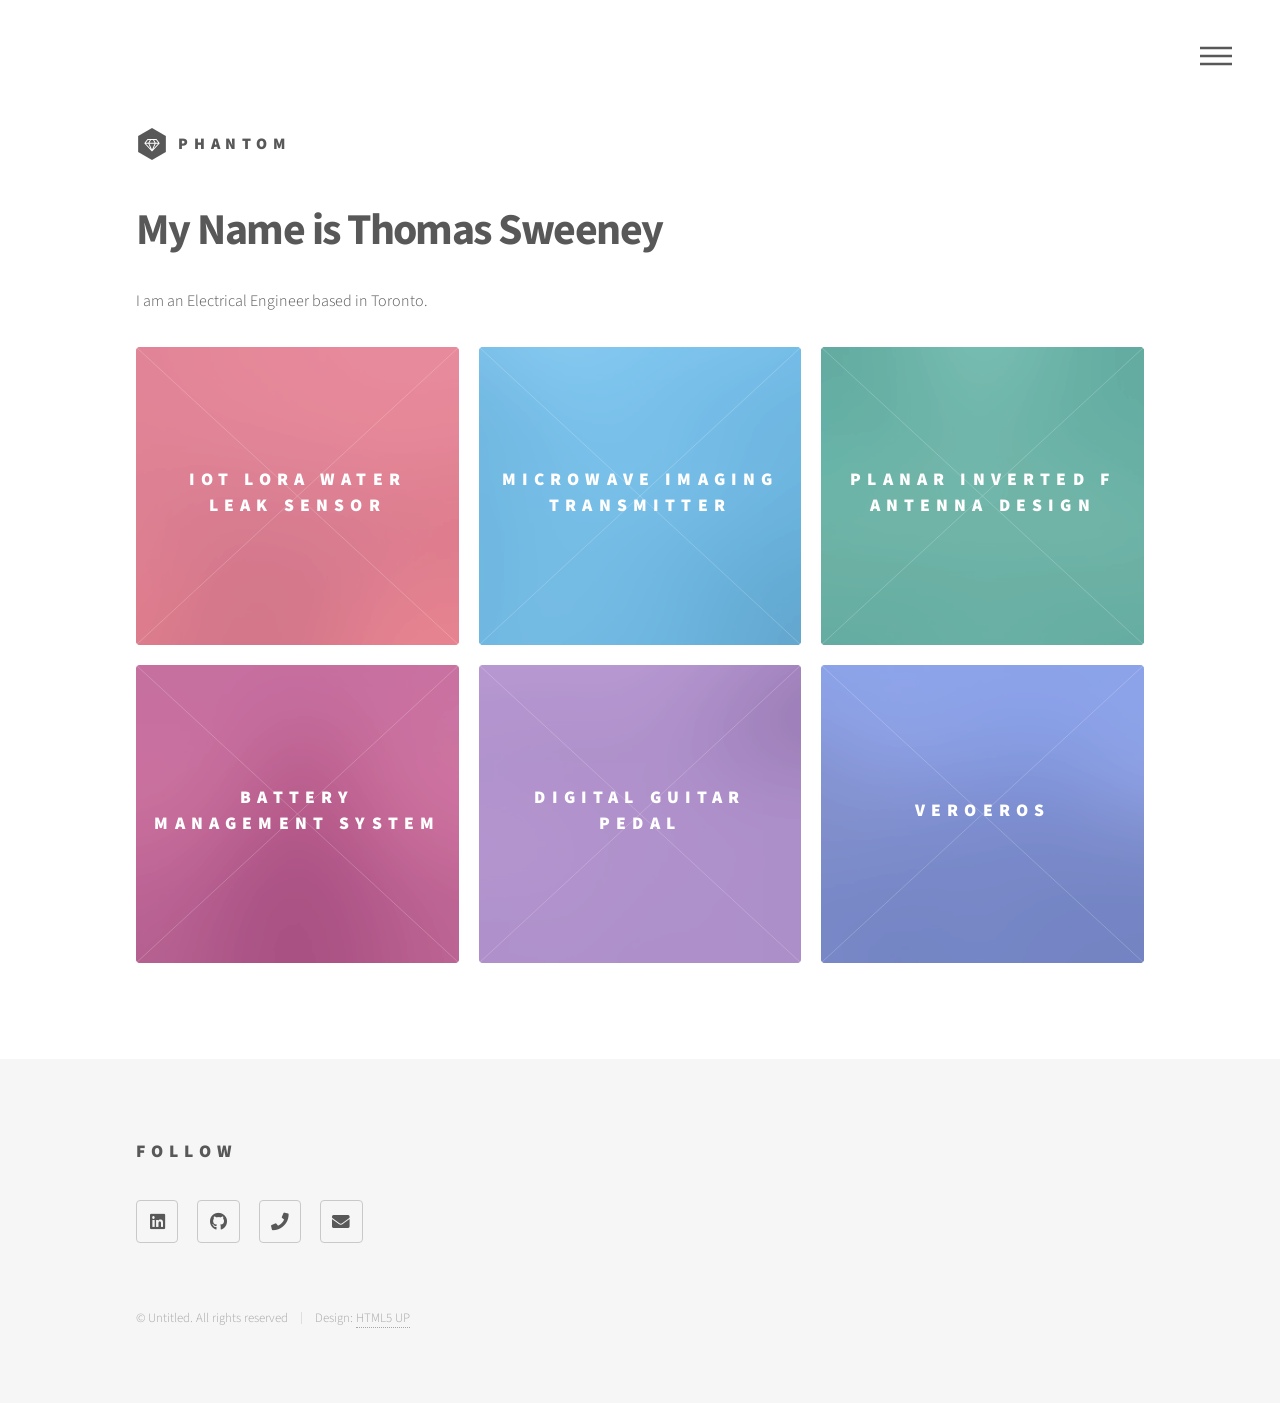
<file: index.html>
<!DOCTYPE HTML>
<!--
	Phantom by HTML5 UP
	html5up.net | @ajlkn
	Free for personal and commercial use under the CCA 3.0 license (html5up.net/license)
-->
<html>
	<head>
		<title>Thomas Sweeney's Portfolio</title>
		<meta charset="utf-8" />
		<meta name="viewport" content="width=device-width, initial-scale=1, user-scalable=no" />
		<link rel="stylesheet" href="assets/css/main.css" />
		<noscript><link rel="stylesheet" href="assets/css/noscript.css" /></noscript>
	</head>
	<body class="is-preload">
		<!-- Wrapper -->
			<div id="wrapper">

				<!-- Header -->
					<header id="header">
						<div class="inner">

							<!-- Logo -->
								<a href="index.html" class="logo">
									<span class="symbol"><img src="images/logo.svg" alt="" /></span><span class="title">Phantom</span>
								</a>

							<!-- Nav -->
								<nav>
									<ul>
										<li><a href="#menu">Menu</a></li>
									</ul>
								</nav>

						</div>
					</header>

				<!-- Menu -->
					<nav id="menu">
						<h2>Menu</h2>
						<ul>
							<li><a href="index.html">Home</a></li>
							<li><a href="generic.html">Ipsum veroeros</a></li>
							<li><a href="generic.html">Tempus etiam</a></li>
							<li><a href="generic.html">Consequat dolor</a></li>
							<li><a href="elements.html">Elements</a></li>
						</ul>
					</nav>

				<!-- Main -->
					<div id="main">
						<div class="inner">
							<header>
								<h1>My Name is Thomas Sweeney</h1>
								<p>I am an Electrical Engineer based in Toronto.</p>
							</header>
							<section class="tiles">
								<article class="style1">
									<span class="image">
										<img src="images/pic01.jpg" alt="" />
									</span>
									<a href="generic.html">
										<h2>IoT LoRa Water Leak Sensor</h2>
										<div class="content">
											<p>Sed nisl arcu euismod sit amet nisi lorem etiam dolor veroeros et feugiat.</p>
										</div>
									</a>
								</article>
								<article class="style2">
									<span class="image">
										<img src="images/pic02.jpg" alt="" />
									</span>
									<a href="generic.html">
										<h2>Microwave Imaging Transmitter</h2>
										<div class="content">
											<p>Sed nisl arcu euismod sit amet nisi lorem etiam dolor veroeros et feugiat.</p>
										</div>
									</a>
								</article>
								<article class="style3">
									<span class="image">
										<img src="images/pic03.jpg" alt="" />
									</span>
									<a href="generic.html">
										<h2>Planar Inverted F Antenna Design</h2>
										<div class="content">
											<p>Sed nisl arcu euismod sit amet nisi lorem etiam dolor veroeros et feugiat.</p>
										</div>
									</a>
								</article>
								<article class="style4">
									<span class="image">
										<img src="images/pic04.jpg" alt="" />
									</span>
									<a href="generic.html">
										<h2>Battery Management System</h2>
										<div class="content">
											<p>Sed nisl arcu euismod sit amet nisi lorem etiam dolor veroeros et feugiat.</p>
										</div>
									</a>
								</article>
								<article class="style5">
									<span class="image">
										<img src="images/pic05.jpg" alt="" />
									</span>
									<a href="generic.html">
										<h2>Digital Guitar Pedal</h2>
										<div class="content">
											<p>Sed nisl arcu euismod sit amet nisi lorem etiam dolor veroeros et feugiat.</p>
										</div>
									</a>
								</article>
								<article class="style6">
									<span class="image">
										<img src="images/pic06.jpg" alt="" />
									</span>
									<a href="generic.html">
										<h2>Veroeros</h2>
										<div class="content">
											<p>Sed nisl arcu euismod sit amet nisi lorem etiam dolor veroeros et feugiat.</p>
										</div>
									</a>
								</article>
							</section>
						</div>
					</div>

				<!-- Footer -->
					<footer id="footer">
						<div class="inner">
							<section>
								<h2>Follow</h2>
								<ul class="icons">
									<li><a href="#" class="icon brands style2 fa-linkedin"><span class="label">LinkedIn</span></a></li>
									<li><a href="#" class="icon brands style2 fa-github"><span class="label">GitHub</span></a></li>
									<li><a href="#" class="icon solid style2 fa-phone"><span class="label">Phone</span></a></li>
									<li><a href="#" class="icon solid style2 fa-envelope"><span class="label">Email</span></a></li>
								</ul>
							</section>
							<ul class="copyright">
								<li>&copy; Untitled. All rights reserved</li><li>Design: <a href="http://html5up.net">HTML5 UP</a></li>
							</ul>
						</div>
					</footer>

			</div>

		<!-- Scripts -->
			<script src="assets/js/jquery.min.js"></script>
			<script src="assets/js/browser.min.js"></script>
			<script src="assets/js/breakpoints.min.js"></script>
			<script src="assets/js/util.js"></script>
			<script src="assets/js/main.js"></script>

	</body>
</html>
</file>
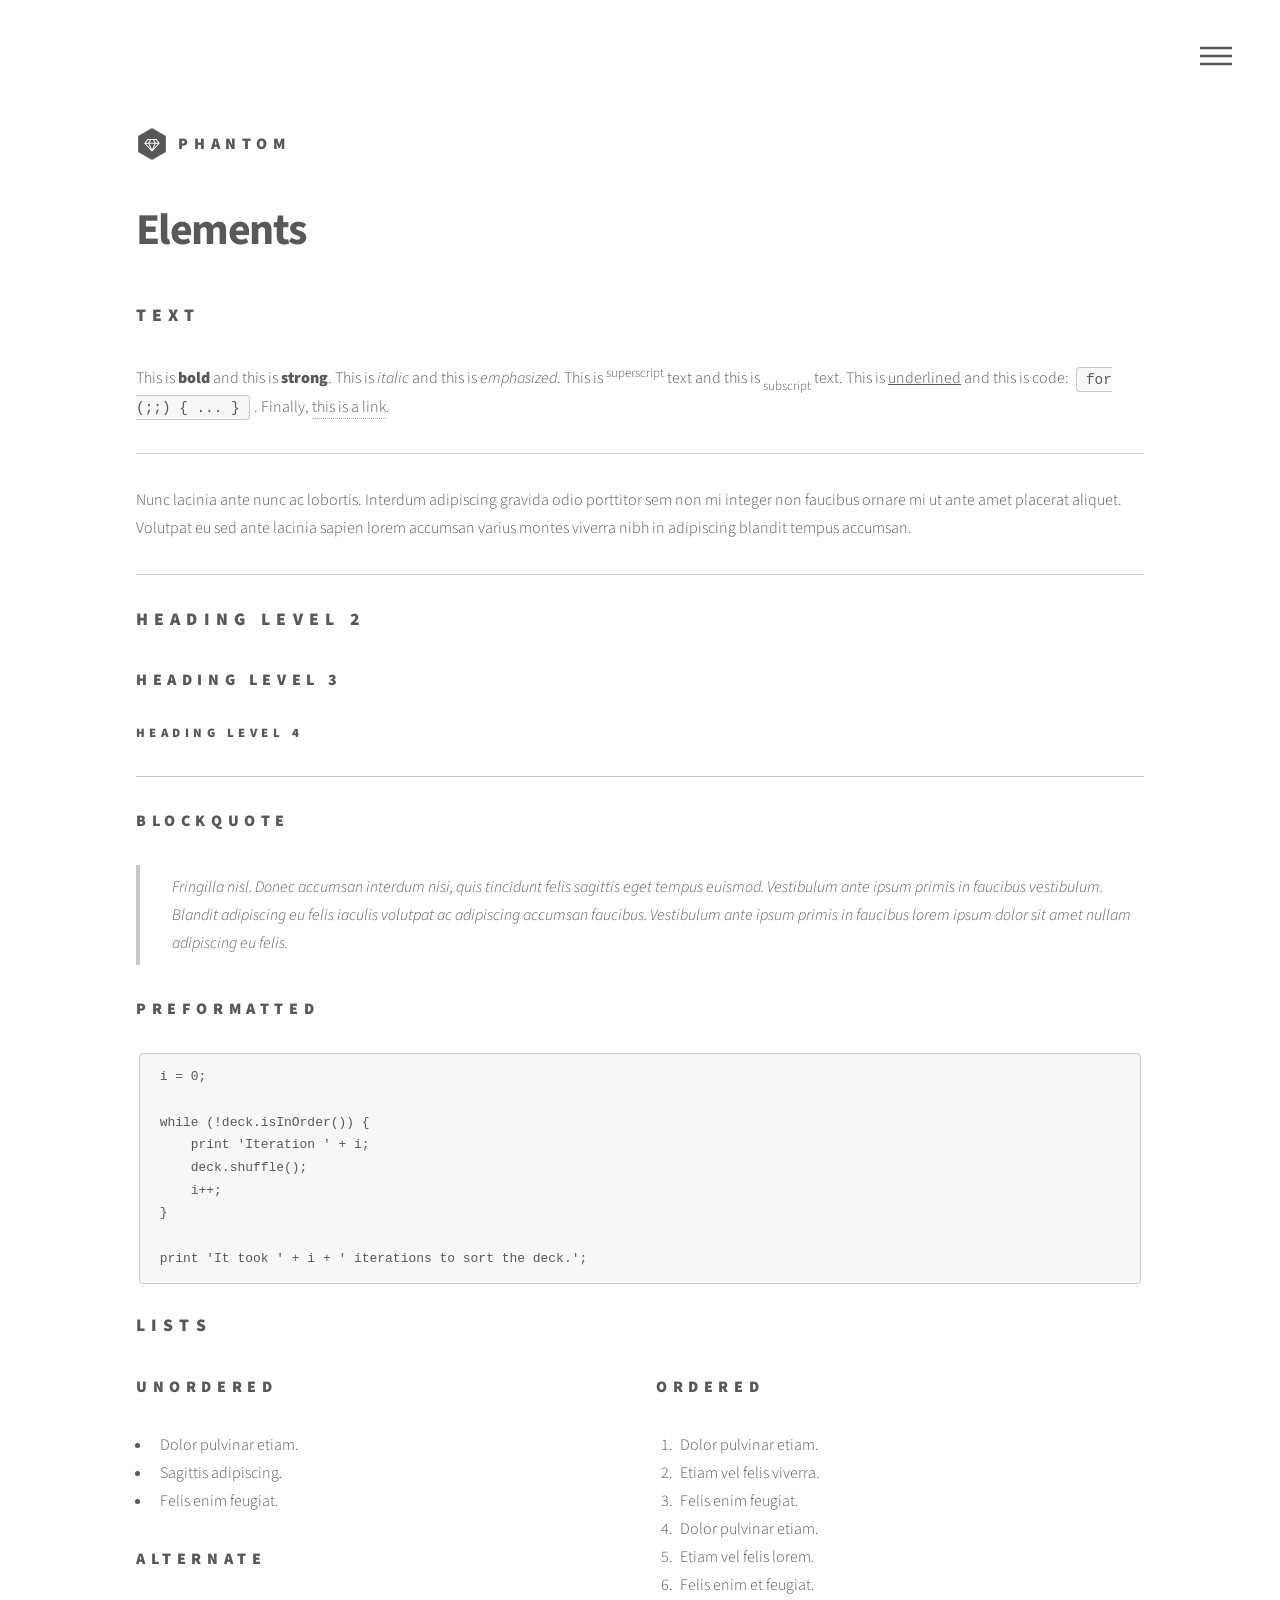
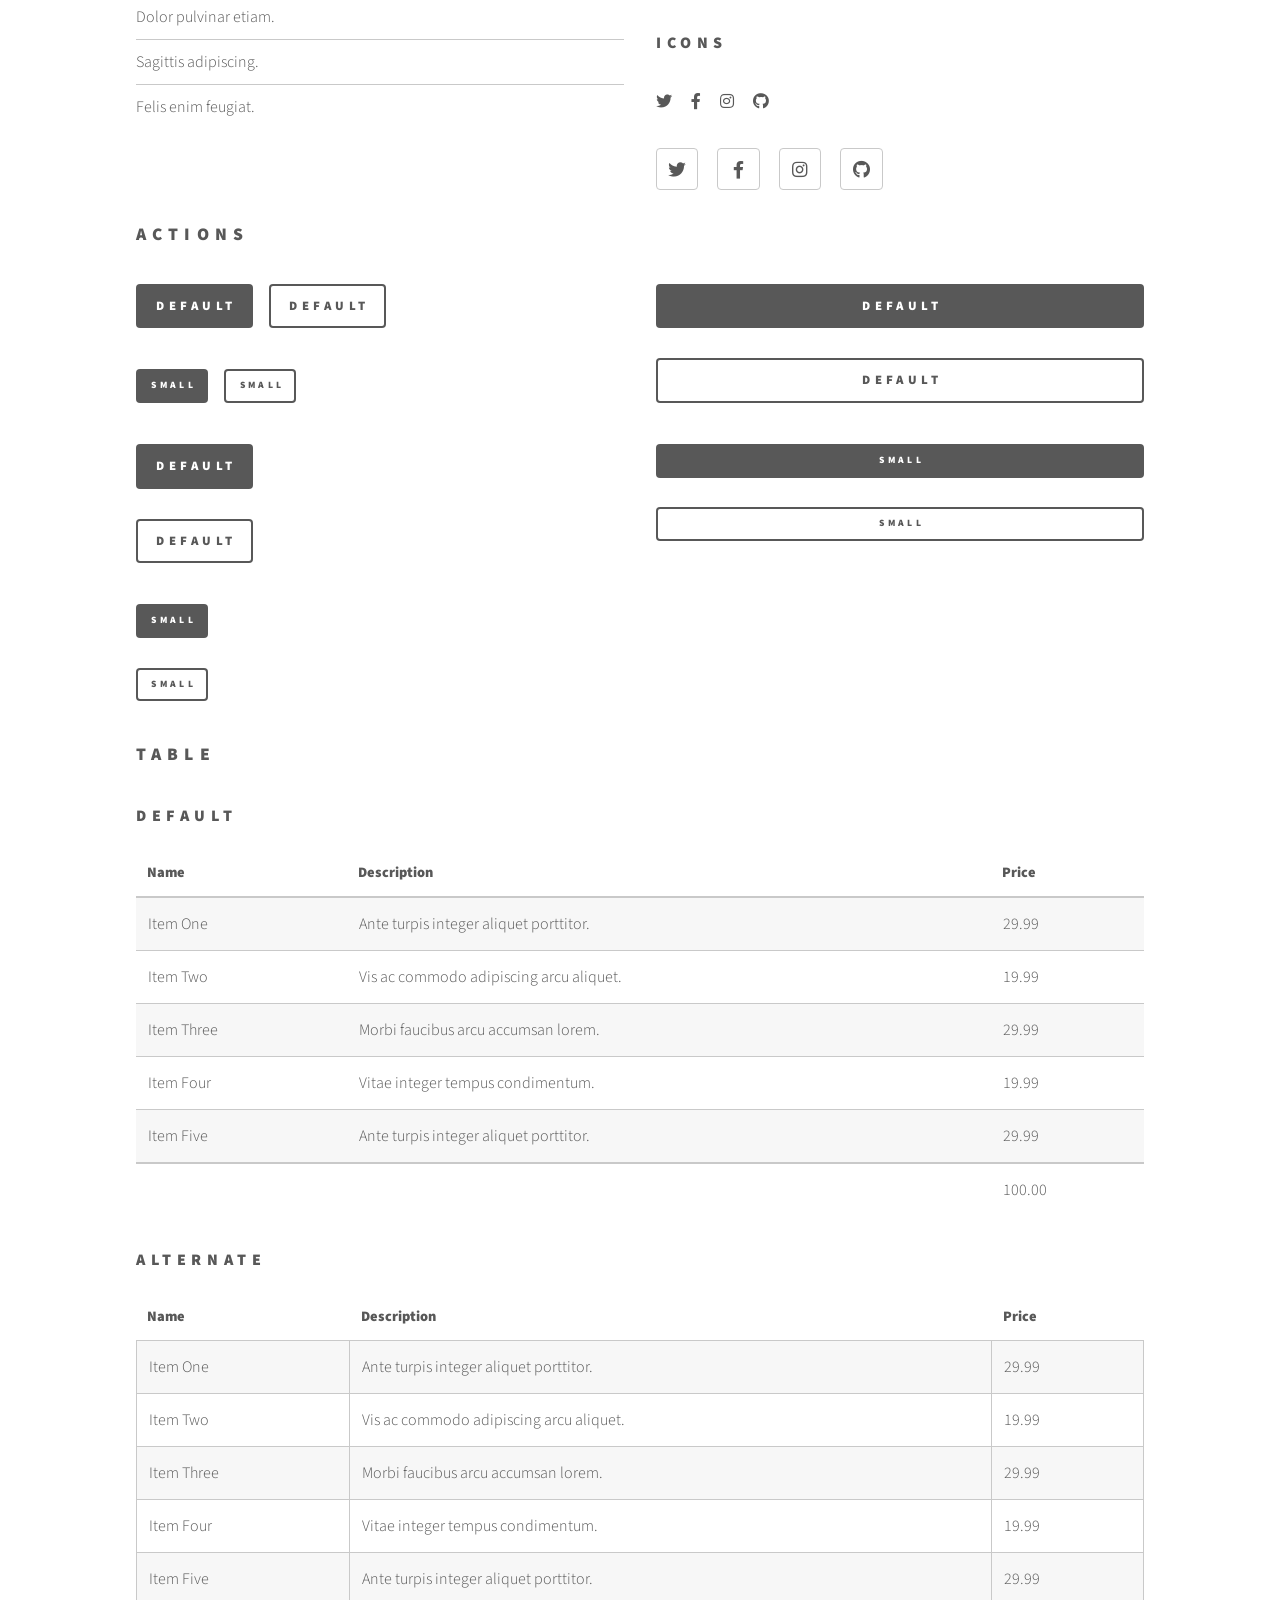
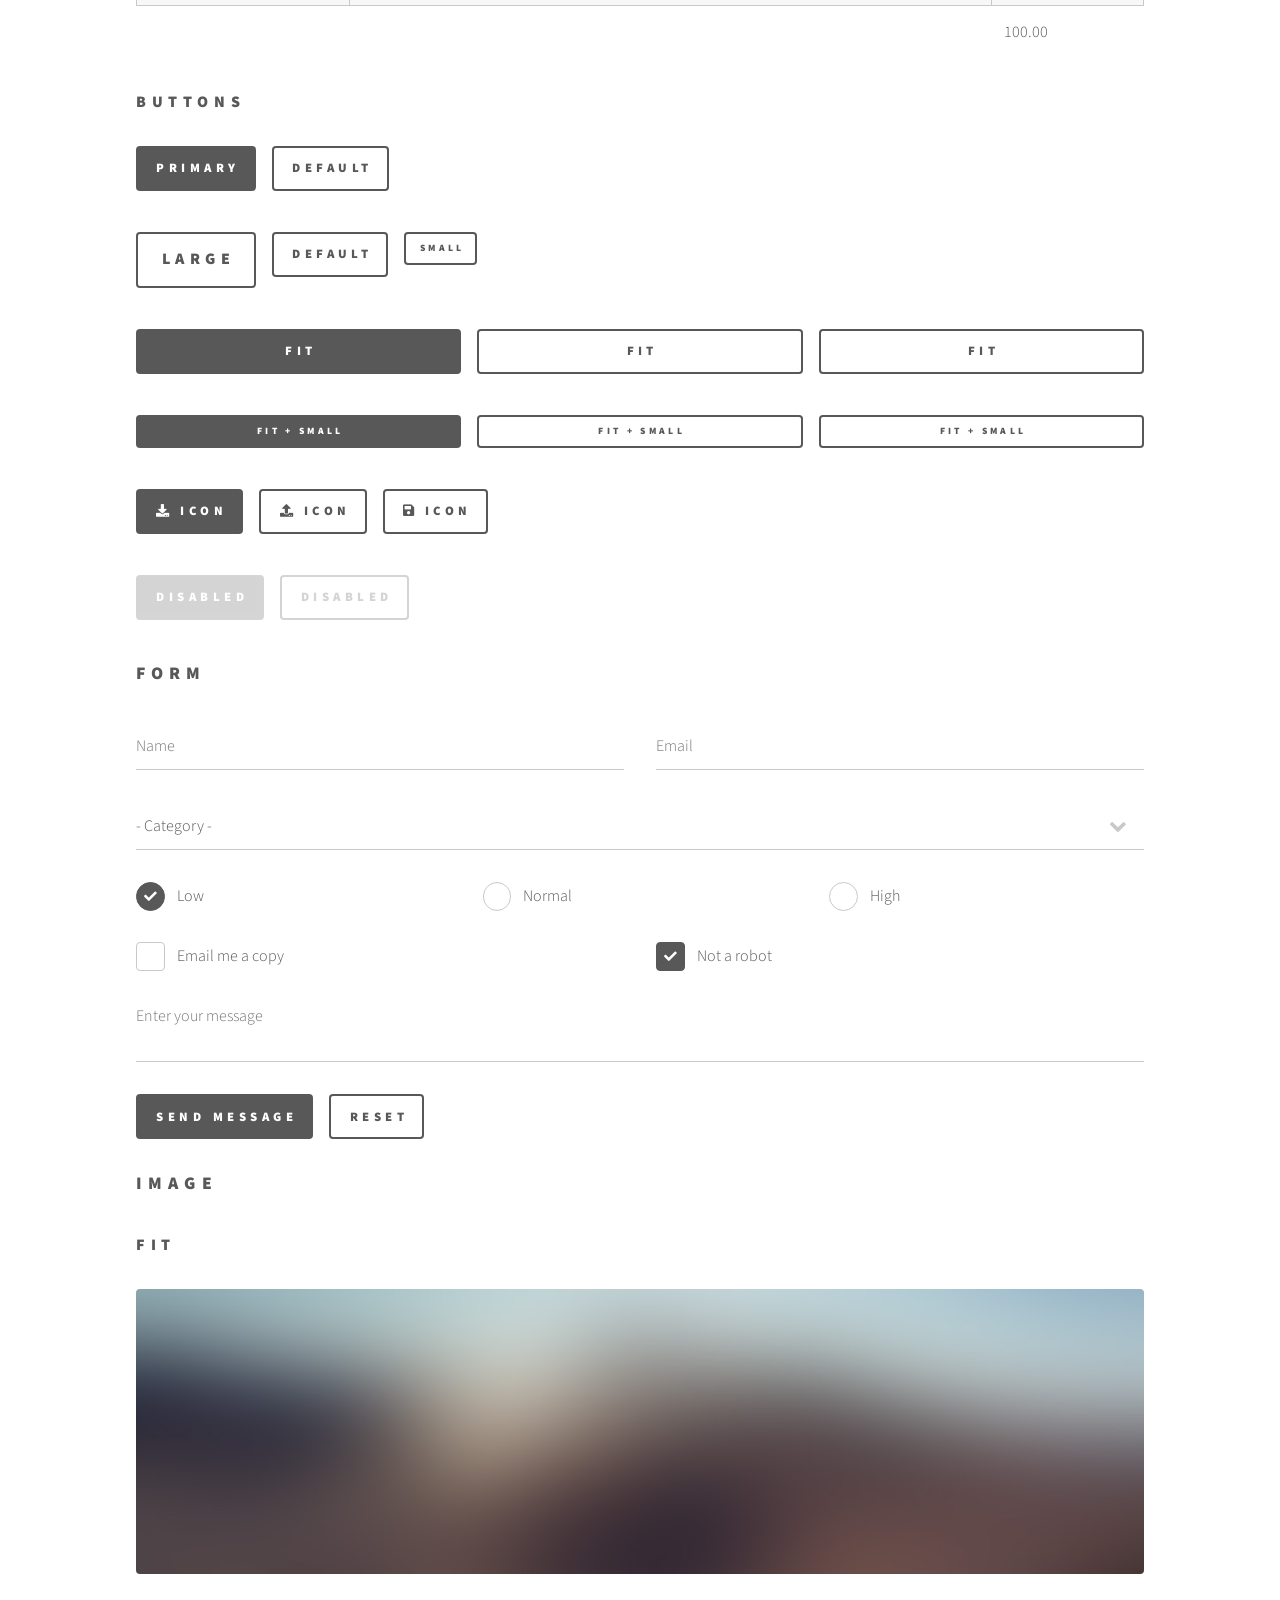
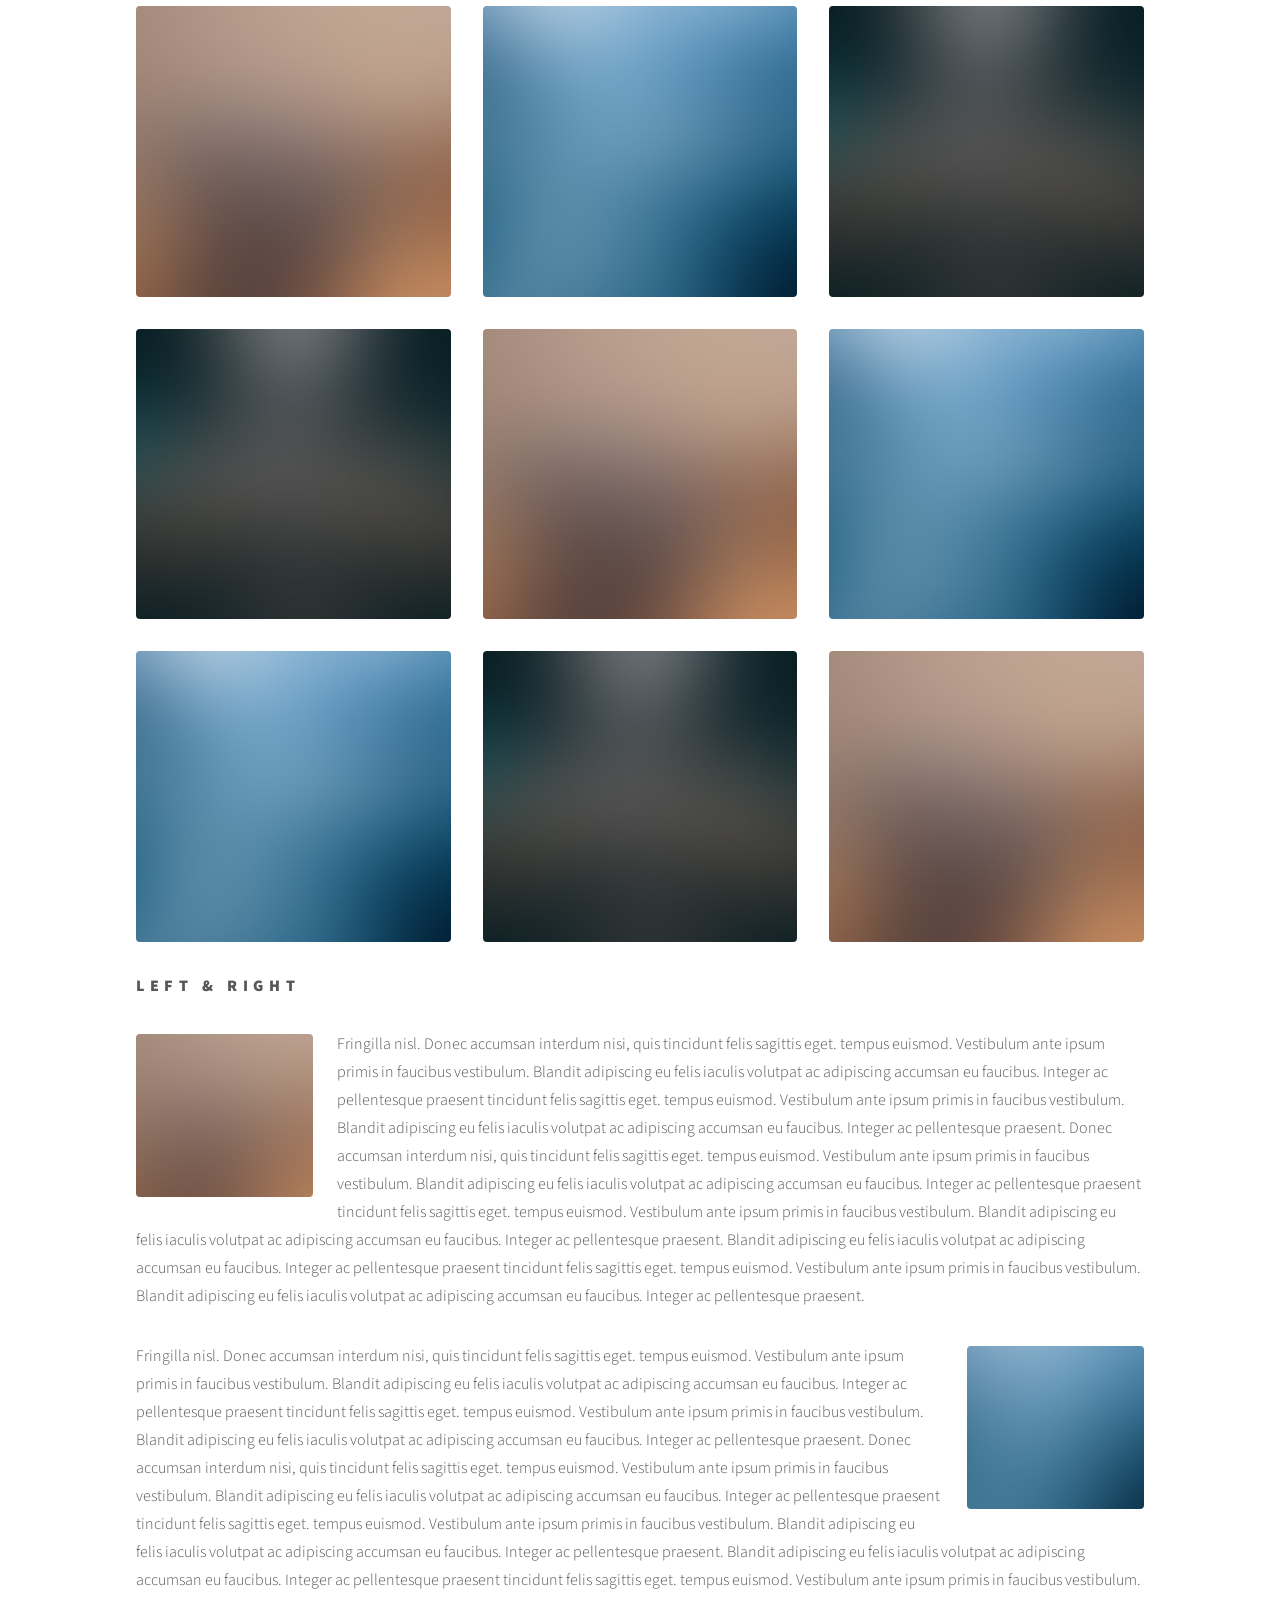
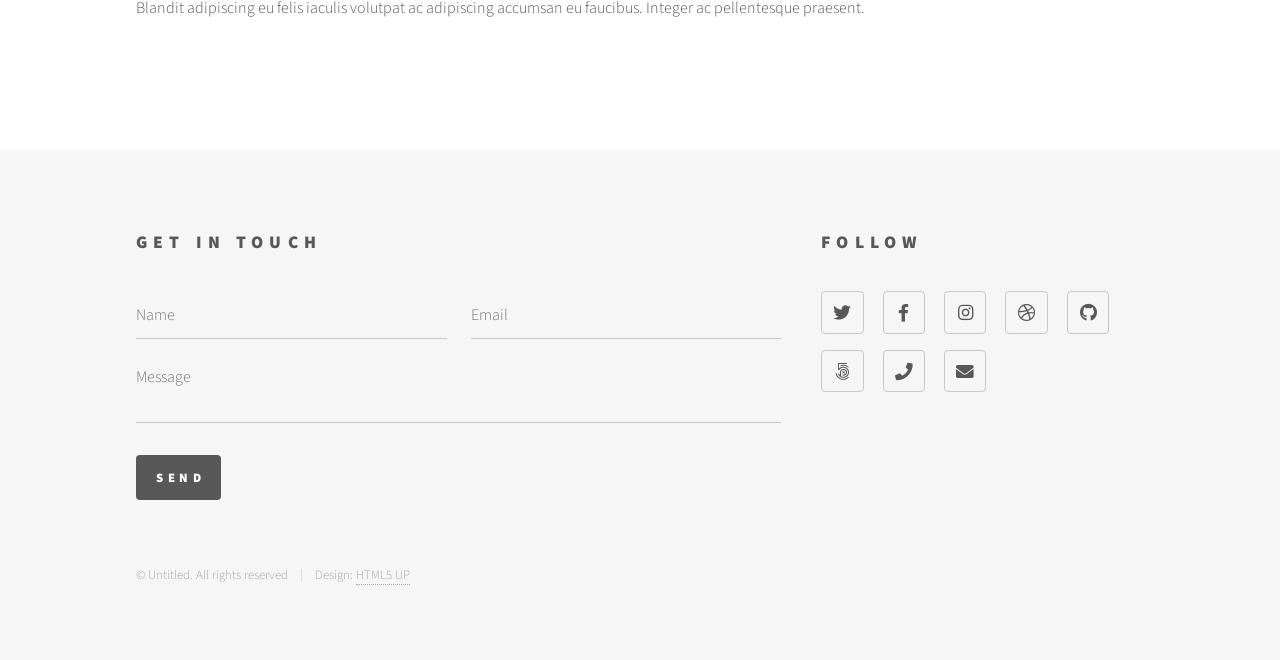
<file: elements.html>
<!DOCTYPE HTML>
<!--
	Phantom by HTML5 UP
	html5up.net | @ajlkn
	Free for personal and commercial use under the CCA 3.0 license (html5up.net/license)
-->
<html>
	<head>
		<title>Elements - Phantom by HTML5 UP</title>
		<meta charset="utf-8" />
		<meta name="viewport" content="width=device-width, initial-scale=1, user-scalable=no" />
		<link rel="stylesheet" href="assets/css/main.css" />
		<noscript><link rel="stylesheet" href="assets/css/noscript.css" /></noscript>
	</head>
	<body class="is-preload">
		<!-- Wrapper -->
			<div id="wrapper">

				<!-- Header -->
					<header id="header">
						<div class="inner">

							<!-- Logo -->
								<a href="index.html" class="logo">
									<span class="symbol"><img src="images/logo.svg" alt="" /></span><span class="title">Phantom</span>
								</a>

							<!-- Nav -->
								<nav>
									<ul>
										<li><a href="#menu">Menu</a></li>
									</ul>
								</nav>

						</div>
					</header>

				<!-- Menu -->
					<nav id="menu">
						<h2>Menu</h2>
						<ul>
							<li><a href="index.html">Home</a></li>
							<li><a href="generic.html">Ipsum veroeros</a></li>
							<li><a href="generic.html">Tempus etiam</a></li>
							<li><a href="generic.html">Consequat dolor</a></li>
							<li><a href="elements.html">Elements</a></li>
						</ul>
					</nav>

				<!-- Main -->
					<div id="main">
						<div class="inner">
							<h1>Elements</h1>

							<!-- Text -->
								<section>
									<h2>Text</h2>
									<p>This is <b>bold</b> and this is <strong>strong</strong>. This is <i>italic</i> and this is <em>emphasized</em>.
									This is <sup>superscript</sup> text and this is <sub>subscript</sub> text.
									This is <u>underlined</u> and this is code: <code>for (;;) { ... }</code>. Finally, <a href="#">this is a link</a>.</p>
									<hr />
									<p>Nunc lacinia ante nunc ac lobortis. Interdum adipiscing gravida odio porttitor sem non mi integer non faucibus ornare mi ut ante amet placerat aliquet. Volutpat eu sed ante lacinia sapien lorem accumsan varius montes viverra nibh in adipiscing blandit tempus accumsan.</p>
									<hr />
									<h2>Heading Level 2</h2>
									<h3>Heading Level 3</h3>
									<h4>Heading Level 4</h4>
									<hr />
									<h3>Blockquote</h3>
									<blockquote>Fringilla nisl. Donec accumsan interdum nisi, quis tincidunt felis sagittis eget tempus euismod. Vestibulum ante ipsum primis in faucibus vestibulum. Blandit adipiscing eu felis iaculis volutpat ac adipiscing accumsan faucibus. Vestibulum ante ipsum primis in faucibus lorem ipsum dolor sit amet nullam adipiscing eu felis.</blockquote>
									<h3>Preformatted</h3>
									<pre><code>i = 0;

while (!deck.isInOrder()) {
    print 'Iteration ' + i;
    deck.shuffle();
    i++;
}

print 'It took ' + i + ' iterations to sort the deck.';</code></pre>
								</section>

							<!-- Lists -->
								<section>
									<h2>Lists</h2>
									<div class="row">
										<div class="col-6 col-12-medium">
											<h3>Unordered</h3>
											<ul>
												<li>Dolor pulvinar etiam.</li>
												<li>Sagittis adipiscing.</li>
												<li>Felis enim feugiat.</li>
											</ul>
											<h3>Alternate</h3>
											<ul class="alt">
												<li>Dolor pulvinar etiam.</li>
												<li>Sagittis adipiscing.</li>
												<li>Felis enim feugiat.</li>
											</ul>
										</div>
										<div class="col-6 col-12-medium">
											<h3>Ordered</h3>
											<ol>
												<li>Dolor pulvinar etiam.</li>
												<li>Etiam vel felis viverra.</li>
												<li>Felis enim feugiat.</li>
												<li>Dolor pulvinar etiam.</li>
												<li>Etiam vel felis lorem.</li>
												<li>Felis enim et feugiat.</li>
											</ol>
											<h3>Icons</h3>
											<ul class="icons">
												<li><a href="#" class="icon brands style1 fa-twitter"><span class="label">Twitter</span></a></li>
												<li><a href="#" class="icon brands style1 fa-facebook-f"><span class="label">Facebook</span></a></li>
												<li><a href="#" class="icon brands style1 fa-instagram"><span class="label">Instagram</span></a></li>
												<li><a href="#" class="icon brands style1 fa-github"><span class="label">Github</span></a></li>
											</ul>
											<ul class="icons">
												<li><a href="#" class="icon brands style2 fa-twitter"><span class="label">Twitter</span></a></li>
												<li><a href="#" class="icon brands style2 fa-facebook-f"><span class="label">Facebook</span></a></li>
												<li><a href="#" class="icon brands style2 fa-instagram"><span class="label">Instagram</span></a></li>
												<li><a href="#" class="icon brands style2 fa-github"><span class="label">Github</span></a></li>
											</ul>
										</div>
									</div>
									<h2>Actions</h2>
									<div class="row">
										<div class="col-6 col-12-medium">
											<ul class="actions">
												<li><a href="#" class="button primary">Default</a></li>
												<li><a href="#" class="button">Default</a></li>
											</ul>
											<ul class="actions small">
												<li><a href="#" class="button primary small">Small</a></li>
												<li><a href="#" class="button small">Small</a></li>
											</ul>
											<ul class="actions stacked">
												<li><a href="#" class="button primary">Default</a></li>
												<li><a href="#" class="button">Default</a></li>
											</ul>
											<ul class="actions stacked">
												<li><a href="#" class="button primary small">Small</a></li>
												<li><a href="#" class="button small">Small</a></li>
											</ul>
										</div>
										<div class="col-6 col-12-medium">
											<ul class="actions stacked">
												<li><a href="#" class="button primary fit">Default</a></li>
												<li><a href="#" class="button fit">Default</a></li>
											</ul>
											<ul class="actions stacked">
												<li><a href="#" class="button primary small fit">Small</a></li>
												<li><a href="#" class="button small fit">Small</a></li>
											</ul>
										</div>
									</div>
								</section>

							<!-- Table -->
								<section>
									<h2>Table</h2>
									<h3>Default</h3>
									<div class="table-wrapper">
										<table>
											<thead>
												<tr>
													<th>Name</th>
													<th>Description</th>
													<th>Price</th>
												</tr>
											</thead>
											<tbody>
												<tr>
													<td>Item One</td>
													<td>Ante turpis integer aliquet porttitor.</td>
													<td>29.99</td>
												</tr>
												<tr>
													<td>Item Two</td>
													<td>Vis ac commodo adipiscing arcu aliquet.</td>
													<td>19.99</td>
												</tr>
												<tr>
													<td>Item Three</td>
													<td> Morbi faucibus arcu accumsan lorem.</td>
													<td>29.99</td>
												</tr>
												<tr>
													<td>Item Four</td>
													<td>Vitae integer tempus condimentum.</td>
													<td>19.99</td>
												</tr>
												<tr>
													<td>Item Five</td>
													<td>Ante turpis integer aliquet porttitor.</td>
													<td>29.99</td>
												</tr>
											</tbody>
											<tfoot>
												<tr>
													<td colspan="2"></td>
													<td>100.00</td>
												</tr>
											</tfoot>
										</table>
									</div>

									<h3>Alternate</h3>
									<div class="table-wrapper">
										<table class="alt">
											<thead>
												<tr>
													<th>Name</th>
													<th>Description</th>
													<th>Price</th>
												</tr>
											</thead>
											<tbody>
												<tr>
													<td>Item One</td>
													<td>Ante turpis integer aliquet porttitor.</td>
													<td>29.99</td>
												</tr>
												<tr>
													<td>Item Two</td>
													<td>Vis ac commodo adipiscing arcu aliquet.</td>
													<td>19.99</td>
												</tr>
												<tr>
													<td>Item Three</td>
													<td> Morbi faucibus arcu accumsan lorem.</td>
													<td>29.99</td>
												</tr>
												<tr>
													<td>Item Four</td>
													<td>Vitae integer tempus condimentum.</td>
													<td>19.99</td>
												</tr>
												<tr>
													<td>Item Five</td>
													<td>Ante turpis integer aliquet porttitor.</td>
													<td>29.99</td>
												</tr>
											</tbody>
											<tfoot>
												<tr>
													<td colspan="2"></td>
													<td>100.00</td>
												</tr>
											</tfoot>
										</table>
									</div>
								</section>

							<!-- Buttons -->
								<section>
									<h3>Buttons</h3>
									<ul class="actions">
										<li><a href="#" class="button primary">Primary</a></li>
										<li><a href="#" class="button">Default</a></li>
									</ul>
									<ul class="actions">
										<li><a href="#" class="button large">Large</a></li>
										<li><a href="#" class="button">Default</a></li>
										<li><a href="#" class="button small">Small</a></li>
									</ul>
									<ul class="actions fit">
										<li><a href="#" class="button primary fit">Fit</a></li>
										<li><a href="#" class="button fit">Fit</a></li>
										<li><a href="#" class="button fit">Fit</a></li>
									</ul>
									<ul class="actions fit small">
										<li><a href="#" class="button primary fit small">Fit + Small</a></li>
										<li><a href="#" class="button fit small">Fit + Small</a></li>
										<li><a href="#" class="button fit small">Fit + Small</a></li>
									</ul>
									<ul class="actions">
										<li><a href="#" class="button primary icon solid fa-download">Icon</a></li>
										<li><a href="#" class="button icon solid fa-upload">Icon</a></li>
										<li><a href="#" class="button icon solid fa-save">Icon</a></li>
									</ul>
									<ul class="actions">
										<li><span class="button primary disabled">Disabled</span></li>
										<li><span class="button disabled">Disabled</span></li>
									</ul>
								</section>

							<!-- Form -->
								<section>
									<h2>Form</h2>
									<form method="post" action="#">
										<div class="row gtr-uniform">
											<div class="col-6 col-12-xsmall">
												<input type="text" name="demo-name" id="demo-name" value="" placeholder="Name" />
											</div>
											<div class="col-6 col-12-xsmall">
												<input type="email" name="demo-email" id="demo-email" value="" placeholder="Email" />
											</div>
											<div class="col-12">
												<select name="demo-category" id="demo-category">
													<option value="">- Category -</option>
													<option value="1">Manufacturing</option>
													<option value="1">Shipping</option>
													<option value="1">Administration</option>
													<option value="1">Human Resources</option>
												</select>
											</div>
											<div class="col-4 col-12-small">
												<input type="radio" id="demo-priority-low" name="demo-priority" checked>
												<label for="demo-priority-low">Low</label>
											</div>
											<div class="col-4 col-12-small">
												<input type="radio" id="demo-priority-normal" name="demo-priority">
												<label for="demo-priority-normal">Normal</label>
											</div>
											<div class="col-4 col-12-small">
												<input type="radio" id="demo-priority-high" name="demo-priority">
												<label for="demo-priority-high">High</label>
											</div>
											<div class="col-6 col-12-small">
												<input type="checkbox" id="demo-copy" name="demo-copy">
												<label for="demo-copy">Email me a copy</label>
											</div>
											<div class="col-6 col-12-small">
												<input type="checkbox" id="demo-human" name="demo-human" checked>
												<label for="demo-human">Not a robot</label>
											</div>
											<div class="col-12">
												<textarea name="demo-message" id="demo-message" placeholder="Enter your message" rows="6"></textarea>
											</div>
											<div class="col-12">
												<ul class="actions">
													<li><input type="submit" value="Send Message" class="primary" /></li>
													<li><input type="reset" value="Reset" /></li>
												</ul>
											</div>
										</div>
									</form>
								</section>

							<!-- Image -->
								<section>
									<h2>Image</h2>
									<h3>Fit</h3>
									<div class="box alt">
										<div class="row gtr-uniform">
											<div class="col-12"><span class="image fit"><img src="images/pic13.jpg" alt="" /></span></div>
											<div class="col-4"><span class="image fit"><img src="images/pic01.jpg" alt="" /></span></div>
											<div class="col-4"><span class="image fit"><img src="images/pic02.jpg" alt="" /></span></div>
											<div class="col-4"><span class="image fit"><img src="images/pic03.jpg" alt="" /></span></div>
											<div class="col-4"><span class="image fit"><img src="images/pic03.jpg" alt="" /></span></div>
											<div class="col-4"><span class="image fit"><img src="images/pic01.jpg" alt="" /></span></div>
											<div class="col-4"><span class="image fit"><img src="images/pic02.jpg" alt="" /></span></div>
											<div class="col-4"><span class="image fit"><img src="images/pic02.jpg" alt="" /></span></div>
											<div class="col-4"><span class="image fit"><img src="images/pic03.jpg" alt="" /></span></div>
											<div class="col-4"><span class="image fit"><img src="images/pic01.jpg" alt="" /></span></div>
										</div>
									</div>
									<h3>Left &amp; Right</h3>
									<p><span class="image left"><img src="images/pic14.jpg" alt="" /></span>Fringilla nisl. Donec accumsan interdum nisi, quis tincidunt felis sagittis eget. tempus euismod. Vestibulum ante ipsum primis in faucibus vestibulum. Blandit adipiscing eu felis iaculis volutpat ac adipiscing accumsan eu faucibus. Integer ac pellentesque praesent tincidunt felis sagittis eget. tempus euismod. Vestibulum ante ipsum primis in faucibus vestibulum. Blandit adipiscing eu felis iaculis volutpat ac adipiscing accumsan eu faucibus. Integer ac pellentesque praesent. Donec accumsan interdum nisi, quis tincidunt felis sagittis eget. tempus euismod. Vestibulum ante ipsum primis in faucibus vestibulum. Blandit adipiscing eu felis iaculis volutpat ac adipiscing accumsan eu faucibus. Integer ac pellentesque praesent tincidunt felis sagittis eget. tempus euismod. Vestibulum ante ipsum primis in faucibus vestibulum. Blandit adipiscing eu felis iaculis volutpat ac adipiscing accumsan eu faucibus. Integer ac pellentesque praesent. Blandit adipiscing eu felis iaculis volutpat ac adipiscing accumsan eu faucibus. Integer ac pellentesque praesent tincidunt felis sagittis eget. tempus euismod. Vestibulum ante ipsum primis in faucibus vestibulum. Blandit adipiscing eu felis iaculis volutpat ac adipiscing accumsan eu faucibus. Integer ac pellentesque praesent.</p>
									<p><span class="image right"><img src="images/pic15.jpg" alt="" /></span>Fringilla nisl. Donec accumsan interdum nisi, quis tincidunt felis sagittis eget. tempus euismod. Vestibulum ante ipsum primis in faucibus vestibulum. Blandit adipiscing eu felis iaculis volutpat ac adipiscing accumsan eu faucibus. Integer ac pellentesque praesent tincidunt felis sagittis eget. tempus euismod. Vestibulum ante ipsum primis in faucibus vestibulum. Blandit adipiscing eu felis iaculis volutpat ac adipiscing accumsan eu faucibus. Integer ac pellentesque praesent. Donec accumsan interdum nisi, quis tincidunt felis sagittis eget. tempus euismod. Vestibulum ante ipsum primis in faucibus vestibulum. Blandit adipiscing eu felis iaculis volutpat ac adipiscing accumsan eu faucibus. Integer ac pellentesque praesent tincidunt felis sagittis eget. tempus euismod. Vestibulum ante ipsum primis in faucibus vestibulum. Blandit adipiscing eu felis iaculis volutpat ac adipiscing accumsan eu faucibus. Integer ac pellentesque praesent. Blandit adipiscing eu felis iaculis volutpat ac adipiscing accumsan eu faucibus. Integer ac pellentesque praesent tincidunt felis sagittis eget. tempus euismod. Vestibulum ante ipsum primis in faucibus vestibulum. Blandit adipiscing eu felis iaculis volutpat ac adipiscing accumsan eu faucibus. Integer ac pellentesque praesent.</p>
								</section>

						</div>
					</div>

				<!-- Footer -->
					<footer id="footer">
						<div class="inner">
							<section>
								<h2>Get in touch</h2>
								<form method="post" action="#">
									<div class="fields">
										<div class="field half">
											<input type="text" name="name" id="name" placeholder="Name" />
										</div>
										<div class="field half">
											<input type="email" name="email" id="email" placeholder="Email" />
										</div>
										<div class="field">
											<textarea name="message" id="message" placeholder="Message"></textarea>
										</div>
									</div>
									<ul class="actions">
										<li><input type="submit" value="Send" class="primary" /></li>
									</ul>
								</form>
							</section>
							<section>
								<h2>Follow</h2>
								<ul class="icons">
									<li><a href="#" class="icon brands style2 fa-twitter"><span class="label">Twitter</span></a></li>
									<li><a href="#" class="icon brands style2 fa-facebook-f"><span class="label">Facebook</span></a></li>
									<li><a href="#" class="icon brands style2 fa-instagram"><span class="label">Instagram</span></a></li>
									<li><a href="#" class="icon brands style2 fa-dribbble"><span class="label">Dribbble</span></a></li>
									<li><a href="#" class="icon brands style2 fa-github"><span class="label">GitHub</span></a></li>
									<li><a href="#" class="icon brands style2 fa-500px"><span class="label">500px</span></a></li>
									<li><a href="#" class="icon solid style2 fa-phone"><span class="label">Phone</span></a></li>
									<li><a href="#" class="icon solid style2 fa-envelope"><span class="label">Email</span></a></li>
								</ul>
							</section>
							<ul class="copyright">
								<li>&copy; Untitled. All rights reserved</li><li>Design: <a href="http://html5up.net">HTML5 UP</a></li>
							</ul>
						</div>
					</footer>

			</div>

		<!-- Scripts -->
			<script src="assets/js/jquery.min.js"></script>
			<script src="assets/js/browser.min.js"></script>
			<script src="assets/js/breakpoints.min.js"></script>
			<script src="assets/js/util.js"></script>
			<script src="assets/js/main.js"></script>

	</body>
</html>
</file>
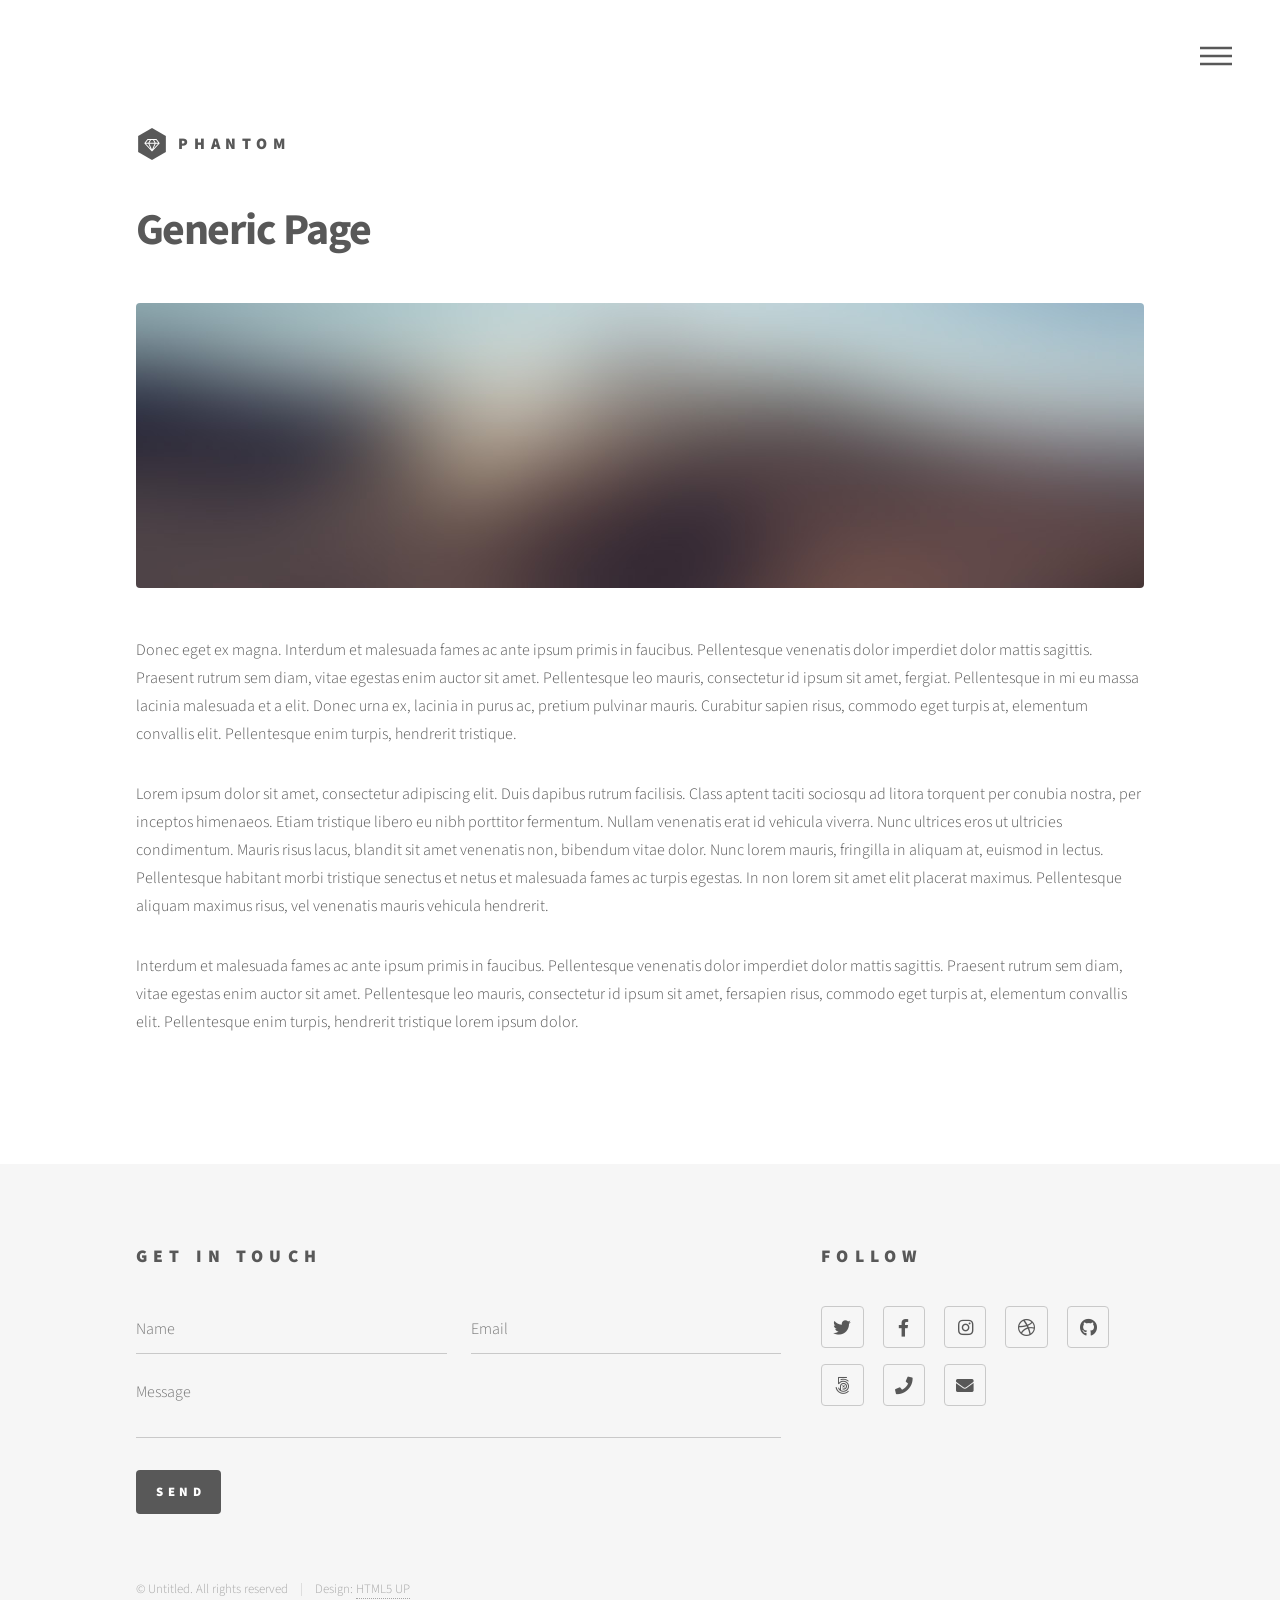
<file: generic.html>
<!DOCTYPE HTML>
<!--
	Phantom by HTML5 UP
	html5up.net | @ajlkn
	Free for personal and commercial use under the CCA 3.0 license (html5up.net/license)
-->
<html>
	<head>
		<title>Generic - Phantom by HTML5 UP</title>
		<meta charset="utf-8" />
		<meta name="viewport" content="width=device-width, initial-scale=1, user-scalable=no" />
		<link rel="stylesheet" href="assets/css/main.css" />
		<noscript><link rel="stylesheet" href="assets/css/noscript.css" /></noscript>
	</head>
	<body class="is-preload">
		<!-- Wrapper -->
			<div id="wrapper">

				<!-- Header -->
					<header id="header">
						<div class="inner">

							<!-- Logo -->
								<a href="index.html" class="logo">
									<span class="symbol"><img src="images/logo.svg" alt="" /></span><span class="title">Phantom</span>
								</a>

							<!-- Nav -->
								<nav>
									<ul>
										<li><a href="#menu">Menu</a></li>
									</ul>
								</nav>

						</div>
					</header>

				<!-- Menu -->
					<nav id="menu">
						<h2>Menu</h2>
						<ul>
							<li><a href="index.html">Home</a></li>
							<li><a href="generic.html">Ipsum veroeros</a></li>
							<li><a href="generic.html">Tempus etiam</a></li>
							<li><a href="generic.html">Consequat dolor</a></li>
							<li><a href="elements.html">Elements</a></li>
						</ul>
					</nav>

				<!-- Main -->
					<div id="main">
						<div class="inner">
							<h1>Generic Page</h1>
							<span class="image main"><img src="images/pic13.jpg" alt="" /></span>
							<p>Donec eget ex magna. Interdum et malesuada fames ac ante ipsum primis in faucibus. Pellentesque venenatis dolor imperdiet dolor mattis sagittis. Praesent rutrum sem diam, vitae egestas enim auctor sit amet. Pellentesque leo mauris, consectetur id ipsum sit amet, fergiat. Pellentesque in mi eu massa lacinia malesuada et a elit. Donec urna ex, lacinia in purus ac, pretium pulvinar mauris. Curabitur sapien risus, commodo eget turpis at, elementum convallis elit. Pellentesque enim turpis, hendrerit tristique.</p>
							<p>Lorem ipsum dolor sit amet, consectetur adipiscing elit. Duis dapibus rutrum facilisis. Class aptent taciti sociosqu ad litora torquent per conubia nostra, per inceptos himenaeos. Etiam tristique libero eu nibh porttitor fermentum. Nullam venenatis erat id vehicula viverra. Nunc ultrices eros ut ultricies condimentum. Mauris risus lacus, blandit sit amet venenatis non, bibendum vitae dolor. Nunc lorem mauris, fringilla in aliquam at, euismod in lectus. Pellentesque habitant morbi tristique senectus et netus et malesuada fames ac turpis egestas. In non lorem sit amet elit placerat maximus. Pellentesque aliquam maximus risus, vel venenatis mauris vehicula hendrerit.</p>
							<p>Interdum et malesuada fames ac ante ipsum primis in faucibus. Pellentesque venenatis dolor imperdiet dolor mattis sagittis. Praesent rutrum sem diam, vitae egestas enim auctor sit amet. Pellentesque leo mauris, consectetur id ipsum sit amet, fersapien risus, commodo eget turpis at, elementum convallis elit. Pellentesque enim turpis, hendrerit tristique lorem ipsum dolor.</p>
						</div>
					</div>

				<!-- Footer -->
					<footer id="footer">
						<div class="inner">
							<section>
								<h2>Get in touch</h2>
								<form method="post" action="#">
									<div class="fields">
										<div class="field half">
											<input type="text" name="name" id="name" placeholder="Name" />
										</div>
										<div class="field half">
											<input type="email" name="email" id="email" placeholder="Email" />
										</div>
										<div class="field">
											<textarea name="message" id="message" placeholder="Message"></textarea>
										</div>
									</div>
									<ul class="actions">
										<li><input type="submit" value="Send" class="primary" /></li>
									</ul>
								</form>
							</section>
							<section>
								<h2>Follow</h2>
								<ul class="icons">
									<li><a href="#" class="icon brands style2 fa-twitter"><span class="label">Twitter</span></a></li>
									<li><a href="#" class="icon brands style2 fa-facebook-f"><span class="label">Facebook</span></a></li>
									<li><a href="#" class="icon brands style2 fa-instagram"><span class="label">Instagram</span></a></li>
									<li><a href="#" class="icon brands style2 fa-dribbble"><span class="label">Dribbble</span></a></li>
									<li><a href="#" class="icon brands style2 fa-github"><span class="label">GitHub</span></a></li>
									<li><a href="#" class="icon brands style2 fa-500px"><span class="label">500px</span></a></li>
									<li><a href="#" class="icon solid style2 fa-phone"><span class="label">Phone</span></a></li>
									<li><a href="#" class="icon solid style2 fa-envelope"><span class="label">Email</span></a></li>
								</ul>
							</section>
							<ul class="copyright">
								<li>&copy; Untitled. All rights reserved</li><li>Design: <a href="http://html5up.net">HTML5 UP</a></li>
							</ul>
						</div>
					</footer>

			</div>

		<!-- Scripts -->
			<script src="assets/js/jquery.min.js"></script>
			<script src="assets/js/browser.min.js"></script>
			<script src="assets/js/breakpoints.min.js"></script>
			<script src="assets/js/util.js"></script>
			<script src="assets/js/main.js"></script>

	</body>
</html>
</file>
<file: assets/css/noscript.css>
/*
	Phantom by HTML5 UP
	html5up.net | @ajlkn
	Free for personal and commercial use under the CCA 3.0 license (html5up.net/license)
*/

/* Tiles */

	body.is-preload .tiles article {
		-moz-transform: none;
		-webkit-transform: none;
		-ms-transform: none;
		transform: none;
		opacity: 1;
	}
</file>
<file: assets/css/main.css>
@import url(fontawesome-all.min.css);
@import url("https://fonts.googleapis.com/css?family=Source+Sans+Pro:300,700,900");

/*
	Phantom by HTML5 UP
	html5up.net | @ajlkn
	Free for personal and commercial use under the CCA 3.0 license (html5up.net/license)
*/

html, body, div, span, applet, object,
iframe, h1, h2, h3, h4, h5, h6, p, blockquote,
pre, a, abbr, acronym, address, big, cite,
code, del, dfn, em, img, ins, kbd, q, s, samp,
small, strike, strong, sub, sup, tt, var, b,
u, i, center, dl, dt, dd, ol, ul, li, fieldset,
form, label, legend, table, caption, tbody,
tfoot, thead, tr, th, td, article, aside,
canvas, details, embed, figure, figcaption,
footer, header, hgroup, menu, nav, output, ruby,
section, summary, time, mark, audio, video {
	margin: 0;
	padding: 0;
	border: 0;
	font-size: 100%;
	font: inherit;
	vertical-align: baseline;}

article, aside, details, figcaption, figure,
footer, header, hgroup, menu, nav, section {
	display: block;}

body {
	line-height: 1;
}

ol, ul {
	list-style: none;
}

blockquote, q {
	quotes: none;
}

	blockquote:before, blockquote:after, q:before, q:after {
		content: '';
		content: none;
	}

table {
	border-collapse: collapse;
	border-spacing: 0;
}

body {
	-webkit-text-size-adjust: none;
}

mark {
	background-color: transparent;
	color: inherit;
}

input::-moz-focus-inner {
	border: 0;
	padding: 0;
}

input, select, textarea {
	-moz-appearance: none;
	-webkit-appearance: none;
	-ms-appearance: none;
	appearance: none;
}

/* Basic */

	@-ms-viewport {
		width: device-width;
	}

	body {
		-ms-overflow-style: scrollbar;
	}

	@media screen and (max-width: 480px) {

		html, body {
			min-width: 320px;
		}

	}

	html {
		box-sizing: border-box;
	}

	*, *:before, *:after {
		box-sizing: inherit;
	}

	body {
		background: #ffffff;
	}

		body.is-preload *, body.is-preload *:before, body.is-preload *:after {
			-moz-animation: none !important;
			-webkit-animation: none !important;
			-ms-animation: none !important;
			animation: none !important;
			-moz-transition: none !important;
			-webkit-transition: none !important;
			-ms-transition: none !important;
			transition: none !important;
		}

/* Type */

	body, input, select, textarea {
		color: #585858;
		font-family: "Source Sans Pro", Helvetica, sans-serif;
		font-size: 16pt;
		font-weight: 300;
		line-height: 1.75;
	}

		@media screen and (max-width: 1680px) {

			body, input, select, textarea {
				font-size: 14pt;
			}

		}

		@media screen and (max-width: 1280px) {

			body, input, select, textarea {
				font-size: 12pt;
			}

		}

	a {
		-moz-transition: border-bottom-color 0.2s ease, color 0.2s ease;
		-webkit-transition: border-bottom-color 0.2s ease, color 0.2s ease;
		-ms-transition: border-bottom-color 0.2s ease, color 0.2s ease;
		transition: border-bottom-color 0.2s ease, color 0.2s ease;
		text-decoration: none;
		color: #585858;
		border-bottom: dotted 1px rgba(88, 88, 88, 0.5);
	}

		a:hover {
			border-bottom-color: transparent;
			color: #f2849e !important;
		}

	strong, b {
		font-weight: 900;
	}

	em, i {
		font-style: italic;
	}

	p {
		margin: 0 0 2em 0;
	}

	h1 {
		font-size: 2.75em;
		font-weight: 700;
		line-height: 1.3;
		margin: 0 0 1em 0;
		letter-spacing: -0.035em;
	}

		h1 a {
			color: inherit;
		}

		@media screen and (max-width: 736px) {

			h1 {
				font-size: 2em;
				margin: 0 0 1em 0;
			}

		}

		@media screen and (max-width: 360px) {

			h1 {
				font-size: 1.75em;
			}

		}

	h2, h3, h4, h5, h6 {
		font-weight: 900;
		line-height: 1.5;
		margin: 0 0 2em 0;
		text-transform: uppercase;
		letter-spacing: 0.35em;
	}

		h2 a, h3 a, h4 a, h5 a, h6 a {
			color: inherit;
		}

	h2 {
		font-size: 1.1em;
	}

	h3 {
		font-size: 1em;
	}

	h4 {
		font-size: 0.8em;
	}

	h5 {
		font-size: 0.8em;
	}

	h6 {
		font-size: 0.8em;
	}

	@media screen and (max-width: 980px) {

		h1 br, h2 br, h3 br, h4 br, h5 br, h6 br {
			display: none;
		}

	}

	@media screen and (max-width: 736px) {

		h2 {
			font-size: 1em;
		}

		h3 {
			font-size: 0.8em;
		}

	}

	sub {
		font-size: 0.8em;
		position: relative;
		top: 0.5em;
	}

	sup {
		font-size: 0.8em;
		position: relative;
		top: -0.5em;
	}

	blockquote {
		border-left: solid 4px #c9c9c9;
		font-style: italic;
		margin: 0 0 2em 0;
		padding: 0.5em 0 0.5em 2em;
	}

	code {
		background: rgba(144, 144, 144, 0.075);
		border-radius: 4px;
		border: solid 1px #c9c9c9;
		font-family: "Courier New", monospace;
		font-size: 0.9em;
		margin: 0 0.25em;
		padding: 0.25em 0.65em;
	}

	pre {
		-webkit-overflow-scrolling: touch;
		font-family: "Courier New", monospace;
		font-size: 0.9em;
		margin: 0 0 2em 0;
	}

		pre code {
			display: block;
			line-height: 1.75;
			padding: 1em 1.5em;
			overflow-x: auto;
		}

	hr {
		border: 0;
		border-bottom: solid 1px #c9c9c9;
		margin: 2em 0;
	}

		hr.major {
			margin: 3em 0;
		}

	.align-left {
		text-align: left;
	}

	.align-center {
		text-align: center;
	}

	.align-right {
		text-align: right;
	}

/* Row */

	.row {
		display: flex;
		flex-wrap: wrap;
		box-sizing: border-box;
		align-items: stretch;
	}

		.row > * {
			box-sizing: border-box;
		}

		.row.gtr-uniform > * > :last-child {
			margin-bottom: 0;
		}

		.row.aln-left {
			justify-content: flex-start;
		}

		.row.aln-center {
			justify-content: center;
		}

		.row.aln-right {
			justify-content: flex-end;
		}

		.row.aln-top {
			align-items: flex-start;
		}

		.row.aln-middle {
			align-items: center;
		}

		.row.aln-bottom {
			align-items: flex-end;
		}

		.row > .imp {
			order: -1;
		}

		.row > .col-1 {
			width: 8.33333%;
		}

		.row > .off-1 {
			margin-left: 8.33333%;
		}

		.row > .col-2 {
			width: 16.66667%;
		}

		.row > .off-2 {
			margin-left: 16.66667%;
		}

		.row > .col-3 {
			width: 25%;
		}

		.row > .off-3 {
			margin-left: 25%;
		}

		.row > .col-4 {
			width: 33.33333%;
		}

		.row > .off-4 {
			margin-left: 33.33333%;
		}

		.row > .col-5 {
			width: 41.66667%;
		}

		.row > .off-5 {
			margin-left: 41.66667%;
		}

		.row > .col-6 {
			width: 50%;
		}

		.row > .off-6 {
			margin-left: 50%;
		}

		.row > .col-7 {
			width: 58.33333%;
		}

		.row > .off-7 {
			margin-left: 58.33333%;
		}

		.row > .col-8 {
			width: 66.66667%;
		}

		.row > .off-8 {
			margin-left: 66.66667%;
		}

		.row > .col-9 {
			width: 75%;
		}

		.row > .off-9 {
			margin-left: 75%;
		}

		.row > .col-10 {
			width: 83.33333%;
		}

		.row > .off-10 {
			margin-left: 83.33333%;
		}

		.row > .col-11 {
			width: 91.66667%;
		}

		.row > .off-11 {
			margin-left: 91.66667%;
		}

		.row > .col-12 {
			width: 100%;
		}

		.row > .off-12 {
			margin-left: 100%;
		}

		.row.gtr-0 {
			margin-top: 0;
			margin-left: 0em;
		}

			.row.gtr-0 > * {
				padding: 0 0 0 0em;
			}

			.row.gtr-0.gtr-uniform {
				margin-top: 0em;
			}

				.row.gtr-0.gtr-uniform > * {
					padding-top: 0em;
				}

		.row.gtr-25 {
			margin-top: 0;
			margin-left: -0.5em;
		}

			.row.gtr-25 > * {
				padding: 0 0 0 0.5em;
			}

			.row.gtr-25.gtr-uniform {
				margin-top: -0.5em;
			}

				.row.gtr-25.gtr-uniform > * {
					padding-top: 0.5em;
				}

		.row.gtr-50 {
			margin-top: 0;
			margin-left: -1em;
		}

			.row.gtr-50 > * {
				padding: 0 0 0 1em;
			}

			.row.gtr-50.gtr-uniform {
				margin-top: -1em;
			}

				.row.gtr-50.gtr-uniform > * {
					padding-top: 1em;
				}

		.row {
			margin-top: 0;
			margin-left: -2em;
		}

			.row > * {
				padding: 0 0 0 2em;
			}

			.row.gtr-uniform {
				margin-top: -2em;
			}

				.row.gtr-uniform > * {
					padding-top: 2em;
				}

		.row.gtr-150 {
			margin-top: 0;
			margin-left: -3em;
		}

			.row.gtr-150 > * {
				padding: 0 0 0 3em;
			}

			.row.gtr-150.gtr-uniform {
				margin-top: -3em;
			}

				.row.gtr-150.gtr-uniform > * {
					padding-top: 3em;
				}

		.row.gtr-200 {
			margin-top: 0;
			margin-left: -4em;
		}

			.row.gtr-200 > * {
				padding: 0 0 0 4em;
			}

			.row.gtr-200.gtr-uniform {
				margin-top: -4em;
			}

				.row.gtr-200.gtr-uniform > * {
					padding-top: 4em;
				}

		@media screen and (max-width: 1680px) {

			.row {
				display: flex;
				flex-wrap: wrap;
				box-sizing: border-box;
				align-items: stretch;
			}

				.row > * {
					box-sizing: border-box;
				}

				.row.gtr-uniform > * > :last-child {
					margin-bottom: 0;
				}

				.row.aln-left {
					justify-content: flex-start;
				}

				.row.aln-center {
					justify-content: center;
				}

				.row.aln-right {
					justify-content: flex-end;
				}

				.row.aln-top {
					align-items: flex-start;
				}

				.row.aln-middle {
					align-items: center;
				}

				.row.aln-bottom {
					align-items: flex-end;
				}

				.row > .imp-xlarge {
					order: -1;
				}

				.row > .col-1-xlarge {
					width: 8.33333%;
				}

				.row > .off-1-xlarge {
					margin-left: 8.33333%;
				}

				.row > .col-2-xlarge {
					width: 16.66667%;
				}

				.row > .off-2-xlarge {
					margin-left: 16.66667%;
				}

				.row > .col-3-xlarge {
					width: 25%;
				}

				.row > .off-3-xlarge {
					margin-left: 25%;
				}

				.row > .col-4-xlarge {
					width: 33.33333%;
				}

				.row > .off-4-xlarge {
					margin-left: 33.33333%;
				}

				.row > .col-5-xlarge {
					width: 41.66667%;
				}

				.row > .off-5-xlarge {
					margin-left: 41.66667%;
				}

				.row > .col-6-xlarge {
					width: 50%;
				}

				.row > .off-6-xlarge {
					margin-left: 50%;
				}

				.row > .col-7-xlarge {
					width: 58.33333%;
				}

				.row > .off-7-xlarge {
					margin-left: 58.33333%;
				}

				.row > .col-8-xlarge {
					width: 66.66667%;
				}

				.row > .off-8-xlarge {
					margin-left: 66.66667%;
				}

				.row > .col-9-xlarge {
					width: 75%;
				}

				.row > .off-9-xlarge {
					margin-left: 75%;
				}

				.row > .col-10-xlarge {
					width: 83.33333%;
				}

				.row > .off-10-xlarge {
					margin-left: 83.33333%;
				}

				.row > .col-11-xlarge {
					width: 91.66667%;
				}

				.row > .off-11-xlarge {
					margin-left: 91.66667%;
				}

				.row > .col-12-xlarge {
					width: 100%;
				}

				.row > .off-12-xlarge {
					margin-left: 100%;
				}

				.row.gtr-0 {
					margin-top: 0;
					margin-left: 0em;
				}

					.row.gtr-0 > * {
						padding: 0 0 0 0em;
					}

					.row.gtr-0.gtr-uniform {
						margin-top: 0em;
					}

						.row.gtr-0.gtr-uniform > * {
							padding-top: 0em;
						}

				.row.gtr-25 {
					margin-top: 0;
					margin-left: -0.5em;
				}

					.row.gtr-25 > * {
						padding: 0 0 0 0.5em;
					}

					.row.gtr-25.gtr-uniform {
						margin-top: -0.5em;
					}

						.row.gtr-25.gtr-uniform > * {
							padding-top: 0.5em;
						}

				.row.gtr-50 {
					margin-top: 0;
					margin-left: -1em;
				}

					.row.gtr-50 > * {
						padding: 0 0 0 1em;
					}

					.row.gtr-50.gtr-uniform {
						margin-top: -1em;
					}

						.row.gtr-50.gtr-uniform > * {
							padding-top: 1em;
						}

				.row {
					margin-top: 0;
					margin-left: -2em;
				}

					.row > * {
						padding: 0 0 0 2em;
					}

					.row.gtr-uniform {
						margin-top: -2em;
					}

						.row.gtr-uniform > * {
							padding-top: 2em;
						}

				.row.gtr-150 {
					margin-top: 0;
					margin-left: -3em;
				}

					.row.gtr-150 > * {
						padding: 0 0 0 3em;
					}

					.row.gtr-150.gtr-uniform {
						margin-top: -3em;
					}

						.row.gtr-150.gtr-uniform > * {
							padding-top: 3em;
						}

				.row.gtr-200 {
					margin-top: 0;
					margin-left: -4em;
				}

					.row.gtr-200 > * {
						padding: 0 0 0 4em;
					}

					.row.gtr-200.gtr-uniform {
						margin-top: -4em;
					}

						.row.gtr-200.gtr-uniform > * {
							padding-top: 4em;
						}

		}

		@media screen and (max-width: 1280px) {

			.row {
				display: flex;
				flex-wrap: wrap;
				box-sizing: border-box;
				align-items: stretch;
			}

				.row > * {
					box-sizing: border-box;
				}

				.row.gtr-uniform > * > :last-child {
					margin-bottom: 0;
				}

				.row.aln-left {
					justify-content: flex-start;
				}

				.row.aln-center {
					justify-content: center;
				}

				.row.aln-right {
					justify-content: flex-end;
				}

				.row.aln-top {
					align-items: flex-start;
				}

				.row.aln-middle {
					align-items: center;
				}

				.row.aln-bottom {
					align-items: flex-end;
				}

				.row > .imp-large {
					order: -1;
				}

				.row > .col-1-large {
					width: 8.33333%;
				}

				.row > .off-1-large {
					margin-left: 8.33333%;
				}

				.row > .col-2-large {
					width: 16.66667%;
				}

				.row > .off-2-large {
					margin-left: 16.66667%;
				}

				.row > .col-3-large {
					width: 25%;
				}

				.row > .off-3-large {
					margin-left: 25%;
				}

				.row > .col-4-large {
					width: 33.33333%;
				}

				.row > .off-4-large {
					margin-left: 33.33333%;
				}

				.row > .col-5-large {
					width: 41.66667%;
				}

				.row > .off-5-large {
					margin-left: 41.66667%;
				}

				.row > .col-6-large {
					width: 50%;
				}

				.row > .off-6-large {
					margin-left: 50%;
				}

				.row > .col-7-large {
					width: 58.33333%;
				}

				.row > .off-7-large {
					margin-left: 58.33333%;
				}

				.row > .col-8-large {
					width: 66.66667%;
				}

				.row > .off-8-large {
					margin-left: 66.66667%;
				}

				.row > .col-9-large {
					width: 75%;
				}

				.row > .off-9-large {
					margin-left: 75%;
				}

				.row > .col-10-large {
					width: 83.33333%;
				}

				.row > .off-10-large {
					margin-left: 83.33333%;
				}

				.row > .col-11-large {
					width: 91.66667%;
				}

				.row > .off-11-large {
					margin-left: 91.66667%;
				}

				.row > .col-12-large {
					width: 100%;
				}

				.row > .off-12-large {
					margin-left: 100%;
				}

				.row.gtr-0 {
					margin-top: 0;
					margin-left: 0em;
				}

					.row.gtr-0 > * {
						padding: 0 0 0 0em;
					}

					.row.gtr-0.gtr-uniform {
						margin-top: 0em;
					}

						.row.gtr-0.gtr-uniform > * {
							padding-top: 0em;
						}

				.row.gtr-25 {
					margin-top: 0;
					margin-left: -0.5em;
				}

					.row.gtr-25 > * {
						padding: 0 0 0 0.5em;
					}

					.row.gtr-25.gtr-uniform {
						margin-top: -0.5em;
					}

						.row.gtr-25.gtr-uniform > * {
							padding-top: 0.5em;
						}

				.row.gtr-50 {
					margin-top: 0;
					margin-left: -1em;
				}

					.row.gtr-50 > * {
						padding: 0 0 0 1em;
					}

					.row.gtr-50.gtr-uniform {
						margin-top: -1em;
					}

						.row.gtr-50.gtr-uniform > * {
							padding-top: 1em;
						}

				.row {
					margin-top: 0;
					margin-left: -2em;
				}

					.row > * {
						padding: 0 0 0 2em;
					}

					.row.gtr-uniform {
						margin-top: -2em;
					}

						.row.gtr-uniform > * {
							padding-top: 2em;
						}

				.row.gtr-150 {
					margin-top: 0;
					margin-left: -3em;
				}

					.row.gtr-150 > * {
						padding: 0 0 0 3em;
					}

					.row.gtr-150.gtr-uniform {
						margin-top: -3em;
					}

						.row.gtr-150.gtr-uniform > * {
							padding-top: 3em;
						}

				.row.gtr-200 {
					margin-top: 0;
					margin-left: -4em;
				}

					.row.gtr-200 > * {
						padding: 0 0 0 4em;
					}

					.row.gtr-200.gtr-uniform {
						margin-top: -4em;
					}

						.row.gtr-200.gtr-uniform > * {
							padding-top: 4em;
						}

		}

		@media screen and (max-width: 980px) {

			.row {
				display: flex;
				flex-wrap: wrap;
				box-sizing: border-box;
				align-items: stretch;
			}

				.row > * {
					box-sizing: border-box;
				}

				.row.gtr-uniform > * > :last-child {
					margin-bottom: 0;
				}

				.row.aln-left {
					justify-content: flex-start;
				}

				.row.aln-center {
					justify-content: center;
				}

				.row.aln-right {
					justify-content: flex-end;
				}

				.row.aln-top {
					align-items: flex-start;
				}

				.row.aln-middle {
					align-items: center;
				}

				.row.aln-bottom {
					align-items: flex-end;
				}

				.row > .imp-medium {
					order: -1;
				}

				.row > .col-1-medium {
					width: 8.33333%;
				}

				.row > .off-1-medium {
					margin-left: 8.33333%;
				}

				.row > .col-2-medium {
					width: 16.66667%;
				}

				.row > .off-2-medium {
					margin-left: 16.66667%;
				}

				.row > .col-3-medium {
					width: 25%;
				}

				.row > .off-3-medium {
					margin-left: 25%;
				}

				.row > .col-4-medium {
					width: 33.33333%;
				}

				.row > .off-4-medium {
					margin-left: 33.33333%;
				}

				.row > .col-5-medium {
					width: 41.66667%;
				}

				.row > .off-5-medium {
					margin-left: 41.66667%;
				}

				.row > .col-6-medium {
					width: 50%;
				}

				.row > .off-6-medium {
					margin-left: 50%;
				}

				.row > .col-7-medium {
					width: 58.33333%;
				}

				.row > .off-7-medium {
					margin-left: 58.33333%;
				}

				.row > .col-8-medium {
					width: 66.66667%;
				}

				.row > .off-8-medium {
					margin-left: 66.66667%;
				}

				.row > .col-9-medium {
					width: 75%;
				}

				.row > .off-9-medium {
					margin-left: 75%;
				}

				.row > .col-10-medium {
					width: 83.33333%;
				}

				.row > .off-10-medium {
					margin-left: 83.33333%;
				}

				.row > .col-11-medium {
					width: 91.66667%;
				}

				.row > .off-11-medium {
					margin-left: 91.66667%;
				}

				.row > .col-12-medium {
					width: 100%;
				}

				.row > .off-12-medium {
					margin-left: 100%;
				}

				.row.gtr-0 {
					margin-top: 0;
					margin-left: 0em;
				}

					.row.gtr-0 > * {
						padding: 0 0 0 0em;
					}

					.row.gtr-0.gtr-uniform {
						margin-top: 0em;
					}

						.row.gtr-0.gtr-uniform > * {
							padding-top: 0em;
						}

				.row.gtr-25 {
					margin-top: 0;
					margin-left: -0.375em;
				}

					.row.gtr-25 > * {
						padding: 0 0 0 0.375em;
					}

					.row.gtr-25.gtr-uniform {
						margin-top: -0.375em;
					}

						.row.gtr-25.gtr-uniform > * {
							padding-top: 0.375em;
						}

				.row.gtr-50 {
					margin-top: 0;
					margin-left: -0.75em;
				}

					.row.gtr-50 > * {
						padding: 0 0 0 0.75em;
					}

					.row.gtr-50.gtr-uniform {
						margin-top: -0.75em;
					}

						.row.gtr-50.gtr-uniform > * {
							padding-top: 0.75em;
						}

				.row {
					margin-top: 0;
					margin-left: -1.5em;
				}

					.row > * {
						padding: 0 0 0 1.5em;
					}

					.row.gtr-uniform {
						margin-top: -1.5em;
					}

						.row.gtr-uniform > * {
							padding-top: 1.5em;
						}

				.row.gtr-150 {
					margin-top: 0;
					margin-left: -2.25em;
				}

					.row.gtr-150 > * {
						padding: 0 0 0 2.25em;
					}

					.row.gtr-150.gtr-uniform {
						margin-top: -2.25em;
					}

						.row.gtr-150.gtr-uniform > * {
							padding-top: 2.25em;
						}

				.row.gtr-200 {
					margin-top: 0;
					margin-left: -3em;
				}

					.row.gtr-200 > * {
						padding: 0 0 0 3em;
					}

					.row.gtr-200.gtr-uniform {
						margin-top: -3em;
					}

						.row.gtr-200.gtr-uniform > * {
							padding-top: 3em;
						}

		}

		@media screen and (max-width: 736px) {

			.row {
				display: flex;
				flex-wrap: wrap;
				box-sizing: border-box;
				align-items: stretch;
			}

				.row > * {
					box-sizing: border-box;
				}

				.row.gtr-uniform > * > :last-child {
					margin-bottom: 0;
				}

				.row.aln-left {
					justify-content: flex-start;
				}

				.row.aln-center {
					justify-content: center;
				}

				.row.aln-right {
					justify-content: flex-end;
				}

				.row.aln-top {
					align-items: flex-start;
				}

				.row.aln-middle {
					align-items: center;
				}

				.row.aln-bottom {
					align-items: flex-end;
				}

				.row > .imp-small {
					order: -1;
				}

				.row > .col-1-small {
					width: 8.33333%;
				}

				.row > .off-1-small {
					margin-left: 8.33333%;
				}

				.row > .col-2-small {
					width: 16.66667%;
				}

				.row > .off-2-small {
					margin-left: 16.66667%;
				}

				.row > .col-3-small {
					width: 25%;
				}

				.row > .off-3-small {
					margin-left: 25%;
				}

				.row > .col-4-small {
					width: 33.33333%;
				}

				.row > .off-4-small {
					margin-left: 33.33333%;
				}

				.row > .col-5-small {
					width: 41.66667%;
				}

				.row > .off-5-small {
					margin-left: 41.66667%;
				}

				.row > .col-6-small {
					width: 50%;
				}

				.row > .off-6-small {
					margin-left: 50%;
				}

				.row > .col-7-small {
					width: 58.33333%;
				}

				.row > .off-7-small {
					margin-left: 58.33333%;
				}

				.row > .col-8-small {
					width: 66.66667%;
				}

				.row > .off-8-small {
					margin-left: 66.66667%;
				}

				.row > .col-9-small {
					width: 75%;
				}

				.row > .off-9-small {
					margin-left: 75%;
				}

				.row > .col-10-small {
					width: 83.33333%;
				}

				.row > .off-10-small {
					margin-left: 83.33333%;
				}

				.row > .col-11-small {
					width: 91.66667%;
				}

				.row > .off-11-small {
					margin-left: 91.66667%;
				}

				.row > .col-12-small {
					width: 100%;
				}

				.row > .off-12-small {
					margin-left: 100%;
				}

				.row.gtr-0 {
					margin-top: 0;
					margin-left: 0em;
				}

					.row.gtr-0 > * {
						padding: 0 0 0 0em;
					}

					.row.gtr-0.gtr-uniform {
						margin-top: 0em;
					}

						.row.gtr-0.gtr-uniform > * {
							padding-top: 0em;
						}

				.row.gtr-25 {
					margin-top: 0;
					margin-left: -0.25em;
				}

					.row.gtr-25 > * {
						padding: 0 0 0 0.25em;
					}

					.row.gtr-25.gtr-uniform {
						margin-top: -0.25em;
					}

						.row.gtr-25.gtr-uniform > * {
							padding-top: 0.25em;
						}

				.row.gtr-50 {
					margin-top: 0;
					margin-left: -0.5em;
				}

					.row.gtr-50 > * {
						padding: 0 0 0 0.5em;
					}

					.row.gtr-50.gtr-uniform {
						margin-top: -0.5em;
					}

						.row.gtr-50.gtr-uniform > * {
							padding-top: 0.5em;
						}

				.row {
					margin-top: 0;
					margin-left: -1em;
				}

					.row > * {
						padding: 0 0 0 1em;
					}

					.row.gtr-uniform {
						margin-top: -1em;
					}

						.row.gtr-uniform > * {
							padding-top: 1em;
						}

				.row.gtr-150 {
					margin-top: 0;
					margin-left: -1.5em;
				}

					.row.gtr-150 > * {
						padding: 0 0 0 1.5em;
					}

					.row.gtr-150.gtr-uniform {
						margin-top: -1.5em;
					}

						.row.gtr-150.gtr-uniform > * {
							padding-top: 1.5em;
						}

				.row.gtr-200 {
					margin-top: 0;
					margin-left: -2em;
				}

					.row.gtr-200 > * {
						padding: 0 0 0 2em;
					}

					.row.gtr-200.gtr-uniform {
						margin-top: -2em;
					}

						.row.gtr-200.gtr-uniform > * {
							padding-top: 2em;
						}

		}

		@media screen and (max-width: 480px) {

			.row {
				display: flex;
				flex-wrap: wrap;
				box-sizing: border-box;
				align-items: stretch;
			}

				.row > * {
					box-sizing: border-box;
				}

				.row.gtr-uniform > * > :last-child {
					margin-bottom: 0;
				}

				.row.aln-left {
					justify-content: flex-start;
				}

				.row.aln-center {
					justify-content: center;
				}

				.row.aln-right {
					justify-content: flex-end;
				}

				.row.aln-top {
					align-items: flex-start;
				}

				.row.aln-middle {
					align-items: center;
				}

				.row.aln-bottom {
					align-items: flex-end;
				}

				.row > .imp-xsmall {
					order: -1;
				}

				.row > .col-1-xsmall {
					width: 8.33333%;
				}

				.row > .off-1-xsmall {
					margin-left: 8.33333%;
				}

				.row > .col-2-xsmall {
					width: 16.66667%;
				}

				.row > .off-2-xsmall {
					margin-left: 16.66667%;
				}

				.row > .col-3-xsmall {
					width: 25%;
				}

				.row > .off-3-xsmall {
					margin-left: 25%;
				}

				.row > .col-4-xsmall {
					width: 33.33333%;
				}

				.row > .off-4-xsmall {
					margin-left: 33.33333%;
				}

				.row > .col-5-xsmall {
					width: 41.66667%;
				}

				.row > .off-5-xsmall {
					margin-left: 41.66667%;
				}

				.row > .col-6-xsmall {
					width: 50%;
				}

				.row > .off-6-xsmall {
					margin-left: 50%;
				}

				.row > .col-7-xsmall {
					width: 58.33333%;
				}

				.row > .off-7-xsmall {
					margin-left: 58.33333%;
				}

				.row > .col-8-xsmall {
					width: 66.66667%;
				}

				.row > .off-8-xsmall {
					margin-left: 66.66667%;
				}

				.row > .col-9-xsmall {
					width: 75%;
				}

				.row > .off-9-xsmall {
					margin-left: 75%;
				}

				.row > .col-10-xsmall {
					width: 83.33333%;
				}

				.row > .off-10-xsmall {
					margin-left: 83.33333%;
				}

				.row > .col-11-xsmall {
					width: 91.66667%;
				}

				.row > .off-11-xsmall {
					margin-left: 91.66667%;
				}

				.row > .col-12-xsmall {
					width: 100%;
				}

				.row > .off-12-xsmall {
					margin-left: 100%;
				}

				.row.gtr-0 {
					margin-top: 0;
					margin-left: 0em;
				}

					.row.gtr-0 > * {
						padding: 0 0 0 0em;
					}

					.row.gtr-0.gtr-uniform {
						margin-top: 0em;
					}

						.row.gtr-0.gtr-uniform > * {
							padding-top: 0em;
						}

				.row.gtr-25 {
					margin-top: 0;
					margin-left: -0.25em;
				}

					.row.gtr-25 > * {
						padding: 0 0 0 0.25em;
					}

					.row.gtr-25.gtr-uniform {
						margin-top: -0.25em;
					}

						.row.gtr-25.gtr-uniform > * {
							padding-top: 0.25em;
						}

				.row.gtr-50 {
					margin-top: 0;
					margin-left: -0.5em;
				}

					.row.gtr-50 > * {
						padding: 0 0 0 0.5em;
					}

					.row.gtr-50.gtr-uniform {
						margin-top: -0.5em;
					}

						.row.gtr-50.gtr-uniform > * {
							padding-top: 0.5em;
						}

				.row {
					margin-top: 0;
					margin-left: -1em;
				}

					.row > * {
						padding: 0 0 0 1em;
					}

					.row.gtr-uniform {
						margin-top: -1em;
					}

						.row.gtr-uniform > * {
							padding-top: 1em;
						}

				.row.gtr-150 {
					margin-top: 0;
					margin-left: -1.5em;
				}

					.row.gtr-150 > * {
						padding: 0 0 0 1.5em;
					}

					.row.gtr-150.gtr-uniform {
						margin-top: -1.5em;
					}

						.row.gtr-150.gtr-uniform > * {
							padding-top: 1.5em;
						}

				.row.gtr-200 {
					margin-top: 0;
					margin-left: -2em;
				}

					.row.gtr-200 > * {
						padding: 0 0 0 2em;
					}

					.row.gtr-200.gtr-uniform {
						margin-top: -2em;
					}

						.row.gtr-200.gtr-uniform > * {
							padding-top: 2em;
						}

		}

/* Section/Article */

	section.special, article.special {
		text-align: center;
	}

	header p {
		margin-top: -1em;
	}

	@media screen and (max-width: 736px) {

		header p {
			margin-top: 0;
		}

	}

/* Icon */

	.icon {
		text-decoration: none;
		border-bottom: none;
		position: relative;
	}

		.icon:before {
			-moz-osx-font-smoothing: grayscale;
			-webkit-font-smoothing: antialiased;
			display: inline-block;
			font-style: normal;
			font-variant: normal;
			text-rendering: auto;
			line-height: 1;
			text-transform: none !important;
			font-family: 'Font Awesome 5 Free';
			font-weight: 400;
		}

		.icon > .label {
			display: none;
		}

		.icon:before {
			line-height: inherit;
		}

		.icon.solid:before {
			font-weight: 900;
		}

		.icon.brands:before {
			font-family: 'Font Awesome 5 Brands';
		}

		.icon.style2 {
			-moz-transition: background-color 0.2s ease-in-out, color 0.2s ease-in-out, border-color 0.2s ease-in-out;
			-webkit-transition: background-color 0.2s ease-in-out, color 0.2s ease-in-out, border-color 0.2s ease-in-out;
			-ms-transition: background-color 0.2s ease-in-out, color 0.2s ease-in-out, border-color 0.2s ease-in-out;
			transition: background-color 0.2s ease-in-out, color 0.2s ease-in-out, border-color 0.2s ease-in-out;
			background-color: transparent;
			border: solid 1px #c9c9c9;
			border-radius: 4px;
			width: 2.65em;
			height: 2.65em;
			display: inline-block;
			text-align: center;
			line-height: 2.65em;
			color: inherit;
		}

			.icon.style2:before {
				font-size: 1.1em;
			}

			.icon.style2:hover {
				color: #f2849e;
				border-color: #f2849e;
			}

			.icon.style2:active {
				background-color: rgba(242, 132, 158, 0.1);
			}

/* List */

	ol {
		list-style: decimal;
		margin: 0 0 2em 0;
		padding-left: 1.25em;
	}

		ol li {
			padding-left: 0.25em;
		}

	ul {
		list-style: disc;
		margin: 0 0 2em 0;
		padding-left: 1em;
	}

		ul li {
			padding-left: 0.5em;
		}

		ul.alt {
			list-style: none;
			padding-left: 0;
		}

			ul.alt li {
				border-top: solid 1px #c9c9c9;
				padding: 0.5em 0;
			}

				ul.alt li:first-child {
					border-top: 0;
					padding-top: 0;
				}

	dl {
		margin: 0 0 2em 0;
	}

		dl dt {
			display: block;
			font-weight: 900;
			margin: 0 0 1em 0;
		}

		dl dd {
			margin-left: 2em;
		}

/* Actions */

	ul.actions {
		display: -moz-flex;
		display: -webkit-flex;
		display: -ms-flex;
		display: flex;
		cursor: default;
		list-style: none;
		margin-left: -1em;
		padding-left: 0;
	}

		ul.actions li {
			padding: 0 0 0 1em;
			vertical-align: middle;
		}

		ul.actions.special {
			-moz-justify-content: center;
			-webkit-justify-content: center;
			-ms-justify-content: center;
			justify-content: center;
			width: 100%;
			margin-left: 0;
		}

			ul.actions.special li:first-child {
				padding-left: 0;
			}

		ul.actions.stacked {
			-moz-flex-direction: column;
			-webkit-flex-direction: column;
			-ms-flex-direction: column;
			flex-direction: column;
			margin-left: 0;
		}

			ul.actions.stacked li {
				padding: 1.3em 0 0 0;
			}

				ul.actions.stacked li:first-child {
					padding-top: 0;
				}

		ul.actions.fit {
			width: calc(100% + 1em);
		}

			ul.actions.fit li {
				-moz-flex-grow: 1;
				-webkit-flex-grow: 1;
				-ms-flex-grow: 1;
				flex-grow: 1;
				-moz-flex-shrink: 1;
				-webkit-flex-shrink: 1;
				-ms-flex-shrink: 1;
				flex-shrink: 1;
				width: 100%;
			}

				ul.actions.fit li > * {
					width: 100%;
				}

			ul.actions.fit.stacked {
				width: 100%;
			}

		@media screen and (max-width: 480px) {

			ul.actions:not(.fixed) {
				-moz-flex-direction: column;
				-webkit-flex-direction: column;
				-ms-flex-direction: column;
				flex-direction: column;
				margin-left: 0;
				width: 100% !important;
			}

				ul.actions:not(.fixed) li {
					-moz-flex-grow: 1;
					-webkit-flex-grow: 1;
					-ms-flex-grow: 1;
					flex-grow: 1;
					-moz-flex-shrink: 1;
					-webkit-flex-shrink: 1;
					-ms-flex-shrink: 1;
					flex-shrink: 1;
					padding: 1em 0 0 0;
					text-align: center;
					width: 100%;
				}

					ul.actions:not(.fixed) li > * {
						width: 100%;
					}

					ul.actions:not(.fixed) li:first-child {
						padding-top: 0;
					}

					ul.actions:not(.fixed) li input[type="submit"],
					ul.actions:not(.fixed) li input[type="reset"],
					ul.actions:not(.fixed) li input[type="button"],
					ul.actions:not(.fixed) li button,
					ul.actions:not(.fixed) li .button {
						width: 100%;
					}

						ul.actions:not(.fixed) li input[type="submit"].icon:before,
						ul.actions:not(.fixed) li input[type="reset"].icon:before,
						ul.actions:not(.fixed) li input[type="button"].icon:before,
						ul.actions:not(.fixed) li button.icon:before,
						ul.actions:not(.fixed) li .button.icon:before {
							margin-left: -0.5rem;
						}

		}

/* Icons */

	ul.icons {
		cursor: default;
		list-style: none;
		padding-left: 0;
		margin: -1em 0 2em -1em;
	}

		ul.icons li {
			display: inline-block;
			padding: 1em 0 0 1em;
		}

/* Form */

	form {
		margin: 0 0 2em 0;
		overflow-x: hidden;
	}

		form > :last-child {
			margin-bottom: 0;
		}

		form > .fields {
			display: -moz-flex;
			display: -webkit-flex;
			display: -ms-flex;
			display: flex;
			-moz-flex-wrap: wrap;
			-webkit-flex-wrap: wrap;
			-ms-flex-wrap: wrap;
			flex-wrap: wrap;
			width: calc(100% + 3em);
			margin: -1.5em 0 2em -1.5em;
		}

			form > .fields > .field {
				-moz-flex-grow: 0;
				-webkit-flex-grow: 0;
				-ms-flex-grow: 0;
				flex-grow: 0;
				-moz-flex-shrink: 0;
				-webkit-flex-shrink: 0;
				-ms-flex-shrink: 0;
				flex-shrink: 0;
				padding: 1.5em 0 0 1.5em;
				width: calc(100% - 1.5em);
			}

				form > .fields > .field.half {
					width: calc(50% - 0.75em);
				}

				form > .fields > .field.third {
					width: calc(100%/3 - 0.5em);
				}

				form > .fields > .field.quarter {
					width: calc(25% - 0.375em);
				}

		@media screen and (max-width: 480px) {

			form > .fields {
				width: calc(100% + 3em);
				margin: -1.5em 0 2em -1.5em;
			}

				form > .fields > .field {
					padding: 1.5em 0 0 1.5em;
					width: calc(100% - 1.5em);
				}

					form > .fields > .field.half {
						width: calc(100% - 1.5em);
					}

					form > .fields > .field.third {
						width: calc(100% - 1.5em);
					}

					form > .fields > .field.quarter {
						width: calc(100% - 1.5em);
					}

		}

	label {
		display: block;
		font-size: 0.9em;
		font-weight: 900;
		margin: 0 0 1em 0;
	}

	input[type="text"],
	input[type="password"],
	input[type="email"],
	input[type="tel"],
	select,
	textarea {
		-moz-appearance: none;
		-webkit-appearance: none;
		-ms-appearance: none;
		appearance: none;
		background-color: transparent;
		border: none;
		border-radius: 0;
		border-bottom: solid 1px #c9c9c9;
		color: inherit;
		display: block;
		outline: 0;
		padding: 0;
		text-decoration: none;
		width: 100%;
	}

		input[type="text"]:invalid,
		input[type="password"]:invalid,
		input[type="email"]:invalid,
		input[type="tel"]:invalid,
		select:invalid,
		textarea:invalid {
			box-shadow: none;
		}

		input[type="text"]:focus,
		input[type="password"]:focus,
		input[type="email"]:focus,
		input[type="tel"]:focus,
		select:focus,
		textarea:focus {
			border-bottom-color: #f2849e;
			box-shadow: inset 0 -1px 0 0 #f2849e;
		}

	select {
		background-image: url("data:image/svg+xml;charset=utf8,%3Csvg xmlns='http://www.w3.org/2000/svg' width='40' height='40' preserveAspectRatio='none' viewBox='0 0 40 40'%3E%3Cpath d='M9.4,12.3l10.4,10.4l10.4-10.4c0.2-0.2,0.5-0.4,0.9-0.4c0.3,0,0.6,0.1,0.9,0.4l3.3,3.3c0.2,0.2,0.4,0.5,0.4,0.9 c0,0.4-0.1,0.6-0.4,0.9L20.7,31.9c-0.2,0.2-0.5,0.4-0.9,0.4c-0.3,0-0.6-0.1-0.9-0.4L4.3,17.3c-0.2-0.2-0.4-0.5-0.4-0.9 c0-0.4,0.1-0.6,0.4-0.9l3.3-3.3c0.2-0.2,0.5-0.4,0.9-0.4S9.1,12.1,9.4,12.3z' fill='%23c9c9c9' /%3E%3C/svg%3E");
		background-size: 1.25rem;
		background-repeat: no-repeat;
		background-position: calc(100% - 1rem) center;
		height: 3em;
		padding-right: 3em;
		text-overflow: ellipsis;
	}

		select option {
			background: #ffffff;
		}

		select:focus::-ms-value {
			background-color: transparent;
		}

		select::-ms-expand {
			display: none;
		}

	input[type="text"],
	input[type="password"],
	input[type="email"],
	select {
		height: 3em;
	}

	textarea {
		padding: 0;
		min-height: 3.75em;
	}

	input[type="checkbox"],
	input[type="radio"] {
		-moz-appearance: none;
		-webkit-appearance: none;
		-ms-appearance: none;
		appearance: none;
		display: block;
		float: left;
		margin-right: -2em;
		opacity: 0;
		width: 1em;
		z-index: -1;
	}

		input[type="checkbox"] + label,
		input[type="radio"] + label {
			text-decoration: none;
			color: #585858;
			cursor: pointer;
			display: inline-block;
			font-size: 1em;
			font-weight: 300;
			padding-left: 2.55em;
			padding-right: 0.75em;
			position: relative;
		}

			input[type="checkbox"] + label:before,
			input[type="radio"] + label:before {
				-moz-osx-font-smoothing: grayscale;
				-webkit-font-smoothing: antialiased;
				display: inline-block;
				font-style: normal;
				font-variant: normal;
				text-rendering: auto;
				line-height: 1;
				text-transform: none !important;
				font-family: 'Font Awesome 5 Free';
				font-weight: 900;
			}

			input[type="checkbox"] + label:before,
			input[type="radio"] + label:before {
				border-radius: 4px;
				border: solid 1px #c9c9c9;
				content: '';
				display: inline-block;
				font-size: 0.8em;
				height: 2.25em;
				left: 0;
				line-height: 2.25em;
				position: absolute;
				text-align: center;
				top: 0;
				width: 2.25em;
			}

		input[type="checkbox"]:checked + label:before,
		input[type="radio"]:checked + label:before {
			background: #585858;
			border-color: #585858;
			color: #ffffff;
			content: '\f00c';
		}

		input[type="checkbox"]:focus + label:before,
		input[type="radio"]:focus + label:before {
			border-color: #f2849e;
			box-shadow: 0 0 0 1px #f2849e;
		}

	input[type="checkbox"] + label:before {
		border-radius: 4px;
	}

	input[type="radio"] + label:before {
		border-radius: 100%;
	}

/* Box */

	.box {
		border-radius: 4px;
		border: solid 1px #c9c9c9;
		margin-bottom: 2em;
		padding: 1.5em;
	}

		.box > :last-child,
		.box > :last-child > :last-child,
		.box > :last-child > :last-child > :last-child {
			margin-bottom: 0;
		}

		.box.alt {
			border: 0;
			border-radius: 0;
			padding: 0;
		}

/* Image */

	.image {
		border-radius: 4px;
		border: 0;
		display: inline-block;
		position: relative;
	}

		.image img {
			border-radius: 4px;
			display: block;
		}

		.image.left, .image.right {
			max-width: 40%;
		}

			.image.left img, .image.right img {
				width: 100%;
			}

		.image.left {
			float: left;
			padding: 0 1.5em 1em 0;
			top: 0.25em;
		}

		.image.right {
			float: right;
			padding: 0 0 1em 1.5em;
			top: 0.25em;
		}

		.image.fit {
			display: block;
			margin: 0 0 2em 0;
			width: 100%;
		}

			.image.fit img {
				width: 100%;
			}

		.image.main {
			display: block;
			margin: 0 0 3em 0;
			width: 100%;
		}

			.image.main img {
				width: 100%;
			}

			@media screen and (max-width: 736px) {

				.image.main {
					margin: 0 0 2em 0;
				}

			}

/* Table */

	.table-wrapper {
		-webkit-overflow-scrolling: touch;
		overflow-x: auto;
	}

	table {
		margin: 0 0 2em 0;
		width: 100%;
	}

		table tbody tr {
			border: solid 1px #c9c9c9;
			border-left: 0;
			border-right: 0;
		}

			table tbody tr:nth-child(2n + 1) {
				background-color: rgba(144, 144, 144, 0.075);
			}

		table td {
			padding: 0.75em 0.75em;
		}

		table th {
			font-size: 0.9em;
			font-weight: 900;
			padding: 0 0.75em 0.75em 0.75em;
			text-align: left;
		}

		table thead {
			border-bottom: solid 2px #c9c9c9;
		}

		table tfoot {
			border-top: solid 2px #c9c9c9;
		}

		table.alt {
			border-collapse: separate;
		}

			table.alt tbody tr td {
				border: solid 1px #c9c9c9;
				border-left-width: 0;
				border-top-width: 0;
			}

				table.alt tbody tr td:first-child {
					border-left-width: 1px;
				}

			table.alt tbody tr:first-child td {
				border-top-width: 1px;
			}

			table.alt thead {
				border-bottom: 0;
			}

			table.alt tfoot {
				border-top: 0;
			}

/* Button */

	input[type="submit"],
	input[type="reset"],
	input[type="button"],
	button,
	.button {
		-moz-appearance: none;
		-webkit-appearance: none;
		-ms-appearance: none;
		appearance: none;
		-moz-transition: background-color 0.2s ease-in-out, color 0.2s ease-in-out, box-shadow 0.2s ease-in-out;
		-webkit-transition: background-color 0.2s ease-in-out, color 0.2s ease-in-out, box-shadow 0.2s ease-in-out;
		-ms-transition: background-color 0.2s ease-in-out, color 0.2s ease-in-out, box-shadow 0.2s ease-in-out;
		transition: background-color 0.2s ease-in-out, color 0.2s ease-in-out, box-shadow 0.2s ease-in-out;
		background-color: transparent;
		border-radius: 4px;
		border: 0;
		box-shadow: inset 0 0 0 2px #585858;
		color: #585858 !important;
		cursor: pointer;
		display: inline-block;
		font-size: 0.8em;
		font-weight: 900;
		height: 3.5em;
		letter-spacing: 0.35em;
		line-height: 3.45em;
		overflow: hidden;
		padding: 0 1.25em 0 1.6em;
		text-align: center;
		text-decoration: none;
		text-overflow: ellipsis;
		text-transform: uppercase;
		white-space: nowrap;
	}

		input[type="submit"].icon:before,
		input[type="reset"].icon:before,
		input[type="button"].icon:before,
		button.icon:before,
		.button.icon:before {
			margin-right: 0.5em;
		}

		input[type="submit"].fit,
		input[type="reset"].fit,
		input[type="button"].fit,
		button.fit,
		.button.fit {
			width: 100%;
		}

		input[type="submit"]:hover,
		input[type="reset"]:hover,
		input[type="button"]:hover,
		button:hover,
		.button:hover {
			color: #f2849e !important;
			box-shadow: inset 0 0 0 2px #f2849e;
		}

		input[type="submit"]:active,
		input[type="reset"]:active,
		input[type="button"]:active,
		button:active,
		.button:active {
			background-color: rgba(242, 132, 158, 0.1);
		}

		input[type="submit"].small,
		input[type="reset"].small,
		input[type="button"].small,
		button.small,
		.button.small {
			font-size: 0.6em;
		}

		input[type="submit"].large,
		input[type="reset"].large,
		input[type="button"].large,
		button.large,
		.button.large {
			font-size: 1em;
		}

		input[type="submit"].primary,
		input[type="reset"].primary,
		input[type="button"].primary,
		button.primary,
		.button.primary {
			box-shadow: none;
			background-color: #585858;
			color: #ffffff !important;
		}

			input[type="submit"].primary:hover,
			input[type="reset"].primary:hover,
			input[type="button"].primary:hover,
			button.primary:hover,
			.button.primary:hover {
				background-color: #f2849e;
			}

			input[type="submit"].primary:active,
			input[type="reset"].primary:active,
			input[type="button"].primary:active,
			button.primary:active,
			.button.primary:active {
				background-color: #ee5f81;
			}

		input[type="submit"].disabled, input[type="submit"]:disabled,
		input[type="reset"].disabled,
		input[type="reset"]:disabled,
		input[type="button"].disabled,
		input[type="button"]:disabled,
		button.disabled,
		button:disabled,
		.button.disabled,
		.button:disabled {
			pointer-events: none;
			opacity: 0.25;
		}

/* Tiles */

	.tiles {
		display: -moz-flex;
		display: -webkit-flex;
		display: -ms-flex;
		display: flex;
		-moz-flex-wrap: wrap;
		-webkit-flex-wrap: wrap;
		-ms-flex-wrap: wrap;
		flex-wrap: wrap;
		postiion: relative;
		margin: -2.5em 0 0 -2.5em;
	}

		.tiles article {
			-moz-transition: -moz-transform 0.5s ease, opacity 0.5s ease;
			-webkit-transition: -webkit-transform 0.5s ease, opacity 0.5s ease;
			-ms-transition: -ms-transform 0.5s ease, opacity 0.5s ease;
			transition: transform 0.5s ease, opacity 0.5s ease;
			position: relative;
			width: calc(33.33333% - 2.5em);
			margin: 2.5em 0 0 2.5em;
		}

			.tiles article > .image {
				-moz-transition: -moz-transform 0.5s ease;
				-webkit-transition: -webkit-transform 0.5s ease;
				-ms-transition: -ms-transform 0.5s ease;
				transition: transform 0.5s ease;
				position: relative;
				display: block;
				width: 100%;
				border-radius: 4px;
				overflow: hidden;
			}

				.tiles article > .image img {
					display: block;
					width: 100%;
				}

				.tiles article > .image:before {
					pointer-events: none;
					-moz-transition: background-color 0.5s ease, opacity 0.5s ease;
					-webkit-transition: background-color 0.5s ease, opacity 0.5s ease;
					-ms-transition: background-color 0.5s ease, opacity 0.5s ease;
					transition: background-color 0.5s ease, opacity 0.5s ease;
					content: '';
					display: block;
					position: absolute;
					top: 0;
					left: 0;
					width: 100%;
					height: 100%;
					opacity: 1.0;
					z-index: 1;
					opacity: 0.8;
				}

				.tiles article > .image:after {
					pointer-events: none;
					-moz-transition: opacity 0.5s ease;
					-webkit-transition: opacity 0.5s ease;
					-ms-transition: opacity 0.5s ease;
					transition: opacity 0.5s ease;
					content: '';
					display: block;
					position: absolute;
					top: 0;
					left: 0;
					width: 100%;
					height: 100%;
					background-image: url("data:image/svg+xml;charset=utf8,%3Csvg xmlns='http://www.w3.org/2000/svg' width='100' height='100' viewBox='0 0 100 100' preserveAspectRatio='none'%3E%3Cstyle%3Eline %7B stroke-width: 0.25px%3B stroke: %23ffffff%3B %7D%3C/style%3E%3Cline x1='0' y1='0' x2='100' y2='100' /%3E%3Cline x1='100' y1='0' x2='0' y2='100' /%3E%3C/svg%3E");
					background-position: center;
					background-repeat: no-repeat;
					background-size: 100% 100%;
					opacity: 0.25;
					z-index: 2;
				}

			.tiles article > a {
				display: -moz-flex;
				display: -webkit-flex;
				display: -ms-flex;
				display: flex;
				-moz-flex-direction: column;
				-webkit-flex-direction: column;
				-ms-flex-direction: column;
				flex-direction: column;
				-moz-align-items: center;
				-webkit-align-items: center;
				-ms-align-items: center;
				align-items: center;
				-moz-justify-content: center;
				-webkit-justify-content: center;
				-ms-justify-content: center;
				justify-content: center;
				-moz-transition: background-color 0.5s ease, -moz-transform 0.5s ease;
				-webkit-transition: background-color 0.5s ease, -webkit-transform 0.5s ease;
				-ms-transition: background-color 0.5s ease, -ms-transform 0.5s ease;
				transition: background-color 0.5s ease, transform 0.5s ease;
				position: absolute;
				top: 0;
				left: 0;
				width: 100%;
				height: 100%;
				padding: 1em;
				border-radius: 4px;
				border-bottom: 0;
				color: #ffffff;
				text-align: center;
				text-decoration: none;
				z-index: 3;
			}

				.tiles article > a > :last-child {
					margin: 0;
				}

				.tiles article > a:hover {
					color: #ffffff !important;
				}

				.tiles article > a h2 {
					margin: 0;
				}

				.tiles article > a .content {
					-moz-transition: max-height 0.5s ease, opacity 0.5s ease;
					-webkit-transition: max-height 0.5s ease, opacity 0.5s ease;
					-ms-transition: max-height 0.5s ease, opacity 0.5s ease;
					transition: max-height 0.5s ease, opacity 0.5s ease;
					width: 100%;
					max-height: 0;
					line-height: 1.5;
					margin-top: 0.35em;
					opacity: 0;
				}

					.tiles article > a .content > :last-child {
						margin-bottom: 0;
					}

			.tiles article.style1 > .image:before {
				background-color: #f2849e;
			}

			.tiles article.style2 > .image:before {
				background-color: #7ecaf6;
			}

			.tiles article.style3 > .image:before {
				background-color: #7bd0c1;
			}

			.tiles article.style4 > .image:before {
				background-color: #c75b9b;
			}

			.tiles article.style5 > .image:before {
				background-color: #ae85ca;
			}

			.tiles article.style6 > .image:before {
				background-color: #8499e7;
			}

			body:not(.is-touch) .tiles article:hover > .image {
				-moz-transform: scale(1.1);
				-webkit-transform: scale(1.1);
				-ms-transform: scale(1.1);
				transform: scale(1.1);
			}

				body:not(.is-touch) .tiles article:hover > .image:before {
					background-color: #333333;
					opacity: 0.35;
				}

				body:not(.is-touch) .tiles article:hover > .image:after {
					opacity: 0;
				}

			body:not(.is-touch) .tiles article:hover .content {
				max-height: 15em;
				opacity: 1;
			}

		* + .tiles {
			margin-top: 2em;
		}

		body.is-preload .tiles article {
			-moz-transform: scale(0.9);
			-webkit-transform: scale(0.9);
			-ms-transform: scale(0.9);
			transform: scale(0.9);
			opacity: 0;
		}

		body.is-touch .tiles article .content {
			max-height: 15em;
			opacity: 1;
		}

		@media screen and (max-width: 1280px) {

			.tiles {
				margin: -1.25em 0 0 -1.25em;
			}

				.tiles article {
					width: calc(33.33333% - 1.25em);
					margin: 1.25em 0 0 1.25em;
				}

		}

		@media screen and (max-width: 980px) {

			.tiles {
				margin: -2.5em 0 0 -2.5em;
			}

				.tiles article {
					width: calc(50% - 2.5em);
					margin: 2.5em 0 0 2.5em;
				}

		}

		@media screen and (max-width: 736px) {

			.tiles {
				margin: -1.25em 0 0 -1.25em;
			}

				.tiles article {
					width: calc(50% - 1.25em);
					margin: 1.25em 0 0 1.25em;
				}

					.tiles article:hover > .image {
						-moz-transform: scale(1.0);
						-webkit-transform: scale(1.0);
						-ms-transform: scale(1.0);
						transform: scale(1.0);
					}

		}

		@media screen and (max-width: 480px) {

			.tiles {
				margin: 0;
			}

				.tiles article {
					width: 100%;
					margin: 1.25em 0 0 0;
				}

		}

/* Header */

	#header {
		padding: 8em 0 0.1em 0 ;
	}

		#header .logo {
			display: block;
			border-bottom: 0;
			color: inherit;
			font-weight: 900;
			letter-spacing: 0.35em;
			margin: 0 0 2.5em 0;
			text-decoration: none;
			text-transform: uppercase;
			display: inline-block;
		}

			#header .logo > * {
				display: inline-block;
				vertical-align: middle;
			}

			#header .logo .symbol {
				margin-right: 0.65em;
			}

				#header .logo .symbol img {
					display: block;
					width: 2em;
					height: 2em;
				}

		#header nav {
			position: fixed;
			right: 2em;
			top: 2em;
			z-index: 10000;
		}

			#header nav ul {
				display: -moz-flex;
				display: -webkit-flex;
				display: -ms-flex;
				display: flex;
				-moz-align-items: center;
				-webkit-align-items: center;
				-ms-align-items: center;
				align-items: center;
				list-style: none;
				margin: 0;
				padding: 0;
			}

				#header nav ul li {
					display: block;
					padding: 0;
				}

					#header nav ul li a {
						display: block;
						position: relative;
						height: 3em;
						line-height: 3em;
						padding: 0 1.5em;
						background-color: rgba(255, 255, 255, 0.5);
						border-radius: 4px;
						border: 0;
						font-size: 0.8em;
						font-weight: 900;
						letter-spacing: 0.35em;
						text-transform: uppercase;
					}

					#header nav ul li a[href="#menu"] {
						-webkit-tap-highlight-color: transparent;
						width: 4em;
						text-indent: 4em;
						font-size: 1em;
						overflow: hidden;
						padding: 0;
						white-space: nowrap;
					}

						#header nav ul li a[href="#menu"]:before, #header nav ul li a[href="#menu"]:after {
							-moz-transition: opacity 0.2s ease;
							-webkit-transition: opacity 0.2s ease;
							-ms-transition: opacity 0.2s ease;
							transition: opacity 0.2s ease;
							content: '';
							display: block;
							position: absolute;
							top: 0;
							left: 0;
							width: 100%;
							height: 100%;
							background-position: center;
							background-repeat: no-repeat;
							background-size: 2em 2em;
						}

						#header nav ul li a[href="#menu"]:before {
							background-image: url("data:image/svg+xml;charset=utf8,%3Csvg xmlns='http://www.w3.org/2000/svg' width='100' height='100' viewBox='0 0 100 100' preserveAspectRatio='none'%3E%3Cstyle%3Eline %7B stroke-width: 8px%3B stroke: %23f2849e%3B %7D%3C/style%3E%3Cline x1='0' y1='25' x2='100' y2='25' /%3E%3Cline x1='0' y1='50' x2='100' y2='50' /%3E%3Cline x1='0' y1='75' x2='100' y2='75' /%3E%3C/svg%3E");
							opacity: 0;
						}

						#header nav ul li a[href="#menu"]:after {
							background-image: url("data:image/svg+xml;charset=utf8,%3Csvg xmlns='http://www.w3.org/2000/svg' width='100' height='100' viewBox='0 0 100 100' preserveAspectRatio='none'%3E%3Cstyle%3Eline %7B stroke-width: 8px%3B stroke: %23585858%3B %7D%3C/style%3E%3Cline x1='0' y1='25' x2='100' y2='25' /%3E%3Cline x1='0' y1='50' x2='100' y2='50' /%3E%3Cline x1='0' y1='75' x2='100' y2='75' /%3E%3C/svg%3E");
							opacity: 1;
						}

						#header nav ul li a[href="#menu"]:hover:before {
							opacity: 1;
						}

						#header nav ul li a[href="#menu"]:hover:after {
							opacity: 0;
						}

		@media screen and (max-width: 736px) {

			#header {
				padding: 4em 0 0.1em 0 ;
			}

				#header nav {
					right: 0.5em;
					top: 0.5em;
				}

					#header nav ul li a[href="#menu"]:before, #header nav ul li a[href="#menu"]:after {
						background-size: 1.5em 1.5em;
					}

		}

/* Menu */

	#wrapper {
		-moz-transition: opacity 0.45s ease;
		-webkit-transition: opacity 0.45s ease;
		-ms-transition: opacity 0.45s ease;
		transition: opacity 0.45s ease;
		opacity: 1;
	}

	#menu {
		-moz-transform: translateX(22em);
		-webkit-transform: translateX(22em);
		-ms-transform: translateX(22em);
		transform: translateX(22em);
		-moz-transition: -moz-transform 0.45s ease, visibility 0.45s;
		-webkit-transition: -webkit-transform 0.45s ease, visibility 0.45s;
		-ms-transition: -ms-transform 0.45s ease, visibility 0.45s;
		transition: transform 0.45s ease, visibility 0.45s;
		position: fixed;
		top: 0;
		right: 0;
		width: 22em;
		max-width: 80%;
		height: 100%;
		-webkit-overflow-scrolling: touch;
		background: #585858;
		color: #ffffff;
		cursor: default;
		visibility: hidden;
		z-index: 10002;
	}

		#menu > .inner {
			-moz-transition: opacity 0.45s ease;
			-webkit-transition: opacity 0.45s ease;
			-ms-transition: opacity 0.45s ease;
			transition: opacity 0.45s ease;
			-webkit-overflow-scrolling: touch;
			position: absolute;
			top: 0;
			left: 0;
			width: 100%;
			height: 100%;
			padding: 2.75em;
			opacity: 0;
			overflow-y: auto;
		}

			#menu > .inner > ul {
				list-style: none;
				margin: 0 0 1em 0;
				padding: 0;
			}

				#menu > .inner > ul > li {
					padding: 0;
					border-top: solid 1px rgba(255, 255, 255, 0.15);
				}

					#menu > .inner > ul > li a {
						display: block;
						padding: 1em 0;
						line-height: 1.5;
						border: 0;
						color: inherit;
					}

					#menu > .inner > ul > li:first-child {
						border-top: 0;
						margin-top: -1em;
					}

		#menu > .close {
			-moz-transition: opacity 0.45s ease, -moz-transform 0.45s ease;
			-webkit-transition: opacity 0.45s ease, -webkit-transform 0.45s ease;
			-ms-transition: opacity 0.45s ease, -ms-transform 0.45s ease;
			transition: opacity 0.45s ease, transform 0.45s ease;
			-moz-transform: scale(0.25) rotate(180deg);
			-webkit-transform: scale(0.25) rotate(180deg);
			-ms-transform: scale(0.25) rotate(180deg);
			transform: scale(0.25) rotate(180deg);
			-webkit-tap-highlight-color: transparent;
			display: block;
			position: absolute;
			top: 2em;
			left: -6em;
			width: 6em;
			text-indent: 6em;
			height: 3em;
			border: 0;
			font-size: 1em;
			opacity: 0;
			overflow: hidden;
			padding: 0;
			white-space: nowrap;
		}

			#menu > .close:before, #menu > .close:after {
				-moz-transition: opacity 0.2s ease;
				-webkit-transition: opacity 0.2s ease;
				-ms-transition: opacity 0.2s ease;
				transition: opacity 0.2s ease;
				content: '';
				display: block;
				position: absolute;
				top: 0;
				left: 0;
				width: 100%;
				height: 100%;
				background-position: center;
				background-repeat: no-repeat;
				background-size: 2em 2em;
			}

			#menu > .close:before {
				background-image: url("data:image/svg+xml;charset=utf8,%3Csvg xmlns='http://www.w3.org/2000/svg' width='100' height='100' viewBox='0 0 100 100' preserveAspectRatio='none'%3E%3Cstyle%3Eline %7B stroke-width: 8px%3B stroke: %23f2849e%3B %7D%3C/style%3E%3Cline x1='15' y1='15' x2='85' y2='85' /%3E%3Cline x1='85' y1='15' x2='15' y2='85' /%3E%3C/svg%3E");
				opacity: 0;
			}

			#menu > .close:after {
				background-image: url("data:image/svg+xml;charset=utf8,%3Csvg xmlns='http://www.w3.org/2000/svg' width='100' height='100' viewBox='0 0 100 100' preserveAspectRatio='none'%3E%3Cstyle%3Eline %7B stroke-width: 8px%3B stroke: %23585858%3B %7D%3C/style%3E%3Cline x1='15' y1='15' x2='85' y2='85' /%3E%3Cline x1='85' y1='15' x2='15' y2='85' /%3E%3C/svg%3E");
				opacity: 1;
			}

			#menu > .close:hover:before {
				opacity: 1;
			}

			#menu > .close:hover:after {
				opacity: 0;
			}

		@media screen and (max-width: 736px) {

			#menu {
				-moz-transform: translateX(16.5em);
				-webkit-transform: translateX(16.5em);
				-ms-transform: translateX(16.5em);
				transform: translateX(16.5em);
				width: 16.5em;
			}

				#menu > .inner {
					padding: 2.75em 1.5em;
				}

				#menu > .close {
					top: 0.5em;
					left: -4.25em;
					width: 4.25em;
					text-indent: 4.25em;
				}

					#menu > .close:before, #menu > .close:after {
						background-size: 1.5em 1.5em;
					}

		}

	body.is-menu-visible #wrapper {
		pointer-events: none;
		cursor: default;
		opacity: 0.25;
	}

	body.is-menu-visible #menu {
		-moz-transform: translateX(0);
		-webkit-transform: translateX(0);
		-ms-transform: translateX(0);
		transform: translateX(0);
		visibility: visible;
	}

		body.is-menu-visible #menu > * {
			opacity: 1;
		}

		body.is-menu-visible #menu .close {
			-moz-transform: scale(1.0) rotate(0deg);
			-webkit-transform: scale(1.0) rotate(0deg);
			-ms-transform: scale(1.0) rotate(0deg);
			transform: scale(1.0) rotate(0deg);
			opacity: 1;
		}

/* Main */

	#main {
		padding: 0em 0 6em 0 ;
	}

		@media screen and (max-width: 736px) {

			#main {
				padding: 0em 0 4em 0 ;
			}

		}

/* Footer */

	#footer {
		padding: 5em 0 6em 0 ;
		background-color: #f6f6f6;
	}

		#footer > .inner {
			display: -moz-flex;
			display: -webkit-flex;
			display: -ms-flex;
			display: flex;
			-moz-flex-wrap: wrap;
			-webkit-flex-wrap: wrap;
			-ms-flex-wrap: wrap;
			flex-wrap: wrap;
			-moz-flex-direction: row;
			-webkit-flex-direction: row;
			-ms-flex-direction: row;
			flex-direction: row;
		}

			#footer > .inner > * > :last-child {
				margin-bottom: 0;
			}

			#footer > .inner section:nth-child(1) {
				width: calc(66% - 2.5em);
				margin-right: 2.5em;
			}

			#footer > .inner section:nth-child(2) {
				width: calc(33% - 2.5em);
				margin-left: 2.5em;
			}

			#footer > .inner .copyright {
				width: 100%;
				padding: 0;
				margin-top: 5em;
				list-style: none;
				font-size: 0.8em;
				color: rgba(88, 88, 88, 0.5);
			}

				#footer > .inner .copyright a {
					color: inherit;
				}

				#footer > .inner .copyright li {
					display: inline-block;
					border-left: solid 1px rgba(88, 88, 88, 0.15);
					line-height: 1;
					padding: 0 0 0 1em;
					margin: 0 0 0 1em;
				}

					#footer > .inner .copyright li:first-child {
						border-left: 0;
						padding-left: 0;
						margin-left: 0;
					}

		@media screen and (max-width: 1280px) {

			#footer {
				padding: 5em 0 3em 0 ;
			}

				#footer > .inner section:nth-child(1) {
					width: calc(66% - 1.25em);
					margin-right: 1.25em;
				}

				#footer > .inner section:nth-child(2) {
					width: calc(33% - 1.25em);
					margin-left: 1.25em;
				}

		}

		@media screen and (max-width: 980px) {

			#footer > .inner section:nth-child(1) {
				width: 66%;
				margin-right: 0;
			}

			#footer > .inner section:nth-child(2) {
				width: calc(33% - 2.5em);
				margin-left: 2.5em;
			}

		}

		@media screen and (max-width: 736px) {

			#footer {
				padding: 3em 0 1em 0 ;
			}

				#footer > .inner {
					-moz-flex-direction: column;
					-webkit-flex-direction: column;
					-ms-flex-direction: column;
					flex-direction: column;
				}

					#footer > .inner section:nth-child(1) {
						width: 100%;
						margin-right: 0;
						margin: 3em 0 0 0;
					}

					#footer > .inner section:nth-child(2) {
						-moz-order: -1;
						-webkit-order: -1;
						-ms-order: -1;
						order: -1;
						width: 100%;
						margin-left: 0;
					}

					#footer > .inner .copyright {
						margin-top: 3em;
					}

		}

		@media screen and (max-width: 480px) {

			#footer > .inner .copyright {
				margin-top: 3em;
			}

				#footer > .inner .copyright li {
					border-left: 0;
					padding-left: 0;
					margin: 0.75em 0 0 0;
					display: block;
					line-height: inherit;
				}

					#footer > .inner .copyright li:first-child {
						margin-top: 0;
					}

		}

/* Wrapper */

	#wrapper > * > .inner {
		width: 100%;
		max-width: 68em;
		margin: 0 auto;
		padding: 0 2.5em;
	}

		@media screen and (max-width: 736px) {

			#wrapper > * > .inner {
				padding: 0 1.25em;
			}

		}
</file>
